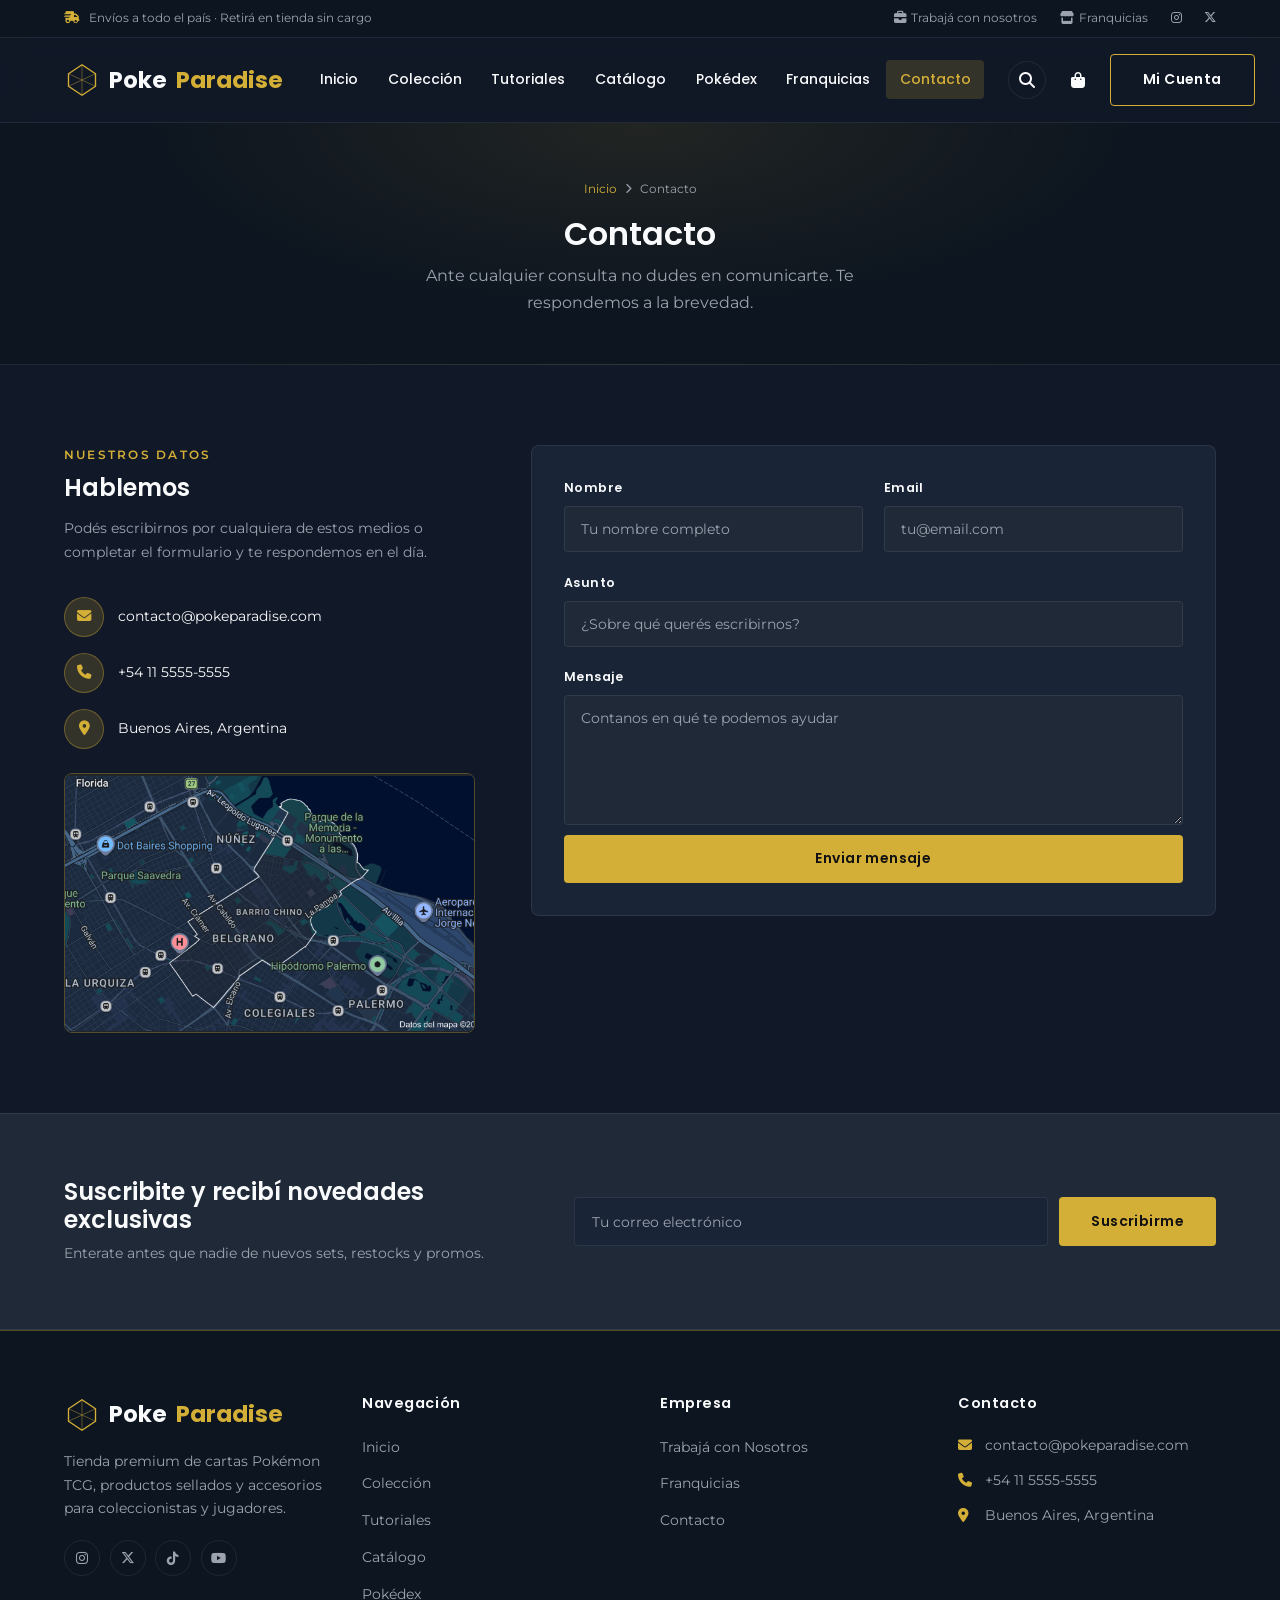
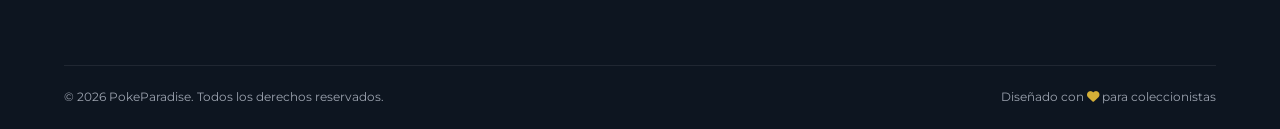
<file: contacto.html>
<!DOCTYPE html>
<html lang="es">
<head>
  <meta charset="UTF-8">
  <meta name="viewport" content="width=device-width, initial-scale=1.0">
  <title>Contacto | PokeParadise</title>
  <meta name="description" content="Contactate con PokeParadise.">
  <link rel="preconnect" href="https://fonts.googleapis.com">
  <link rel="preconnect" href="https://fonts.gstatic.com" crossorigin>
  <link rel="stylesheet" href="https://cdnjs.cloudflare.com/ajax/libs/font-awesome/6.5.1/css/all.min.css">
  <link rel="stylesheet" href="css/styles.css">
</head>
<body>
  <div class="top-bar">
    <div class="container">
      <p><i class="fa-solid fa-truck-fast" style="color:var(--gold);margin-right:.4rem;"></i> Envíos a todo el país · Retirá en tienda sin cargo</p>
      <div class="top-bar-links">
        <a href="trabaja-en-pkp.html"><i class="fa-solid fa-briefcase"></i> Trabajá con nosotros</a>
        <a href="franquicias.html"><i class="fa-solid fa-store"></i> Franquicias</a>
        <a href="#"><i class="fa-brands fa-instagram"></i></a>
        <a href="#"><i class="fa-brands fa-x-twitter"></i></a>
      </div>
    </div>
  </div>
  <header class="site-header">
    <div class="container header-inner">
      <a href="index.html" class="logo">
        <svg class="logo-gem" viewBox="0 0 40 40" fill="none" xmlns="http://www.w3.org/2000/svg">
          <path d="M20 3L35 13V27L20 37L5 27V13L20 3Z" stroke="#D4AF37" stroke-width="1.5" stroke-linejoin="round"/>
          <path d="M20 3V37M5 13L35 27M35 13L5 27" stroke="#D4AF37" stroke-width="1" stroke-opacity="0.45"/>
        </svg>
        Poke<span>Paradise</span>
      </a>
      <nav class="main-nav">
        <ul>
          <li><a href="index.html">Inicio</a></li>
          <li><a href="tienda.html">Colección</a></li>
          <li><a href="tutoriales.html">Tutoriales</a></li>
          <li><a href="menu-tienda.html">Catálogo</a></li>
          <li><a href="pokedex.html">Pokédex</a></li>
          <li><a href="franquicias.html">Franquicias</a></li>
          <li><a href="contacto.html" class="active">Contacto</a></li>
        </ul>
      </nav>
      <div class="header-actions">
        <a href="#" class="icon-btn" aria-label="Buscar"><i class="fa-solid fa-magnifying-glass"></i></a>
        <div class="cart-wrap">
          <button type="button" class="icon-btn cart-toggle" aria-label="Carrito"><i class="fa-solid fa-bag-shopping"></i><span class="cart-count" id="cartCount">0</span></button>
          <div class="cart-dropdown" id="cartDropdown">
            <div class="cart-dropdown-head">
              <h4>Tu carrito</h4>
              <button type="button" class="cart-close" id="cartClose" aria-label="Cerrar"><i class="fa-solid fa-xmark"></i></button>
            </div>
            <div class="cart-items" id="cartItems"></div>
            <div class="cart-empty" id="cartEmpty">Tu carrito está vacío.</div>
            <div class="cart-dropdown-foot">
              <div class="cart-total-row"><span>Total</span><span id="cartTotal">$0</span></div>
              <button type="button" class="btn btn-gold cart-clear" id="cartClear">Vaciar carrito</button>
            </div>
          </div>
        </div>
        <a href="#" class="btn btn-outline">Mi Cuenta</a>
        <div class="hamburger"><span></span><span></span><span></span></div>
      </div>
    </div>
  </header>
  <section class="page-banner">
    <div class="container">
            <div class="breadcrumb">
        <a href="index.html">Inicio</a>
        <i class="fa-solid fa-chevron-right" style="font-size:.65rem;"></i>
        <span>Contacto</span>
      </div>
      <h1>Contacto</h1>
      <p>Ante cualquier consulta no dudes en comunicarte. Te respondemos a la brevedad.</p>
    </div>
  </section>

  <section class="form-section">
    <div class="container">
      <div class="form-layout">
        <div class="form-aside">
          <span>Nuestros datos</span>
          <h2>Hablemos</h2>
          <p>Podés escribirnos por cualquiera de estos medios o completar el formulario y te respondemos en el día.</p>
                    <div class="info-row">
            <div class="info-icon"><i class="fa-solid fa-envelope"></i></div>
            <span>contacto@pokeparadise.com</span>
          </div>
                    <div class="info-row">
            <div class="info-icon"><i class="fa-solid fa-phone"></i></div>
            <span>+54 11 5555-5555</span>
          </div>
                    <div class="info-row">
            <div class="info-icon"><i class="fa-solid fa-location-dot"></i></div>
            <span>Buenos Aires, Argentina</span>
          </div>
          <img src="img/ba-mapa.png" alt="Buenos Aires, Argentina" class="aside-img aside-img-map">
        </div>
        <div class="form-card">
          <form>
            <div class="form-grid">
              <div class="f-field"><label for="nombre">Nombre</label><input type="text" id="nombre" placeholder="Tu nombre completo"></div>
              <div class="f-field"><label for="email">Email</label><input type="email" id="email" placeholder="tu@email.com"></div>
              <div class="f-field full"><label for="asunto">Asunto</label><input type="text" id="asunto" placeholder="¿Sobre qué querés escribirnos?"></div>
              <div class="f-field full"><label for="mensaje">Mensaje</label><textarea id="mensaje" placeholder="Contanos en qué te podemos ayudar"></textarea></div>
            </div>
            <button type="submit" class="btn btn-gold">Enviar mensaje</button>
          </form>
        </div>
      </div>
    </div>
  </section>
  <section class="newsletter">
    <div class="container newsletter-inner">
      <div class="newsletter-text">
        <h3>Suscribite y recibí novedades exclusivas</h3>
        <p>Enterate antes que nadie de nuevos sets, restocks y promos.</p>
      </div>
      <form class="newsletter-form">
        <input type="email" placeholder="Tu correo electrónico">
        <button type="submit" class="btn btn-gold">Suscribirme</button>
      </form>
    </div>
  </section>
  <footer class="site-footer">
    <div class="container">
      <div class="footer-grid">
        <div class="footer-col">
          <a href="index.html" class="logo">
            <svg class="logo-gem" viewBox="0 0 40 40" fill="none" xmlns="http://www.w3.org/2000/svg">
          <path d="M20 3L35 13V27L20 37L5 27V13L20 3Z" stroke="#D4AF37" stroke-width="1.5" stroke-linejoin="round"/>
          <path d="M20 3V37M5 13L35 27M35 13L5 27" stroke="#D4AF37" stroke-width="1" stroke-opacity="0.45"/>
        </svg>
            Poke<span>Paradise</span>
          </a>
          <p>Tienda premium de cartas Pokémon TCG, productos sellados y accesorios para coleccionistas y jugadores.</p>
          <div class="social-row">
            <a href="#" aria-label="Instagram"><i class="fa-brands fa-instagram"></i></a>
            <a href="#" aria-label="X"><i class="fa-brands fa-x-twitter"></i></a>
            <a href="#" aria-label="TikTok"><i class="fa-brands fa-tiktok"></i></a>
            <a href="#" aria-label="YouTube"><i class="fa-brands fa-youtube"></i></a>
          </div>
        </div>
        <div class="footer-col">
          <h4>Navegación</h4>
          <ul>
            <li><a href="index.html">Inicio</a></li>
            <li><a href="tienda.html">Colección</a></li>
            <li><a href="tutoriales.html">Tutoriales</a></li>
            <li><a href="menu-tienda.html">Catálogo</a></li>
            <li><a href="pokedex.html">Pokédex</a></li>
          </ul>
        </div>
        <div class="footer-col">
          <h4>Empresa</h4>
          <ul>
            <li><a href="trabaja-en-pkp.html">Trabajá con Nosotros</a></li>
            <li><a href="franquicias.html">Franquicias</a></li>
            <li><a href="contacto.html">Contacto</a></li>
          </ul>
        </div>
        <div class="footer-col">
          <h4>Contacto</h4>
          <div class="contact-item"><i class="fa-solid fa-envelope"></i> contacto@pokeparadise.com</div>
          <div class="contact-item"><i class="fa-solid fa-phone"></i> +54 11 5555-5555</div>
          <div class="contact-item"><i class="fa-solid fa-location-dot"></i> Buenos Aires, Argentina</div>
        </div>
      </div>
      <div class="footer-bottom">
        <p>&copy; 2026 PokeParadise. Todos los derechos reservados.</p>
        <p>Diseñado con <i class="fa-solid fa-heart" style="color:var(--gold);"></i> para coleccionistas</p>
      </div>
    </div>
  </footer>
  <div id="ppToast" class="pp-toast"></div>
  <script src="js/cart.js"></script>
  <script src="js/scripts.js"></script>
</body>
</html>
</file>
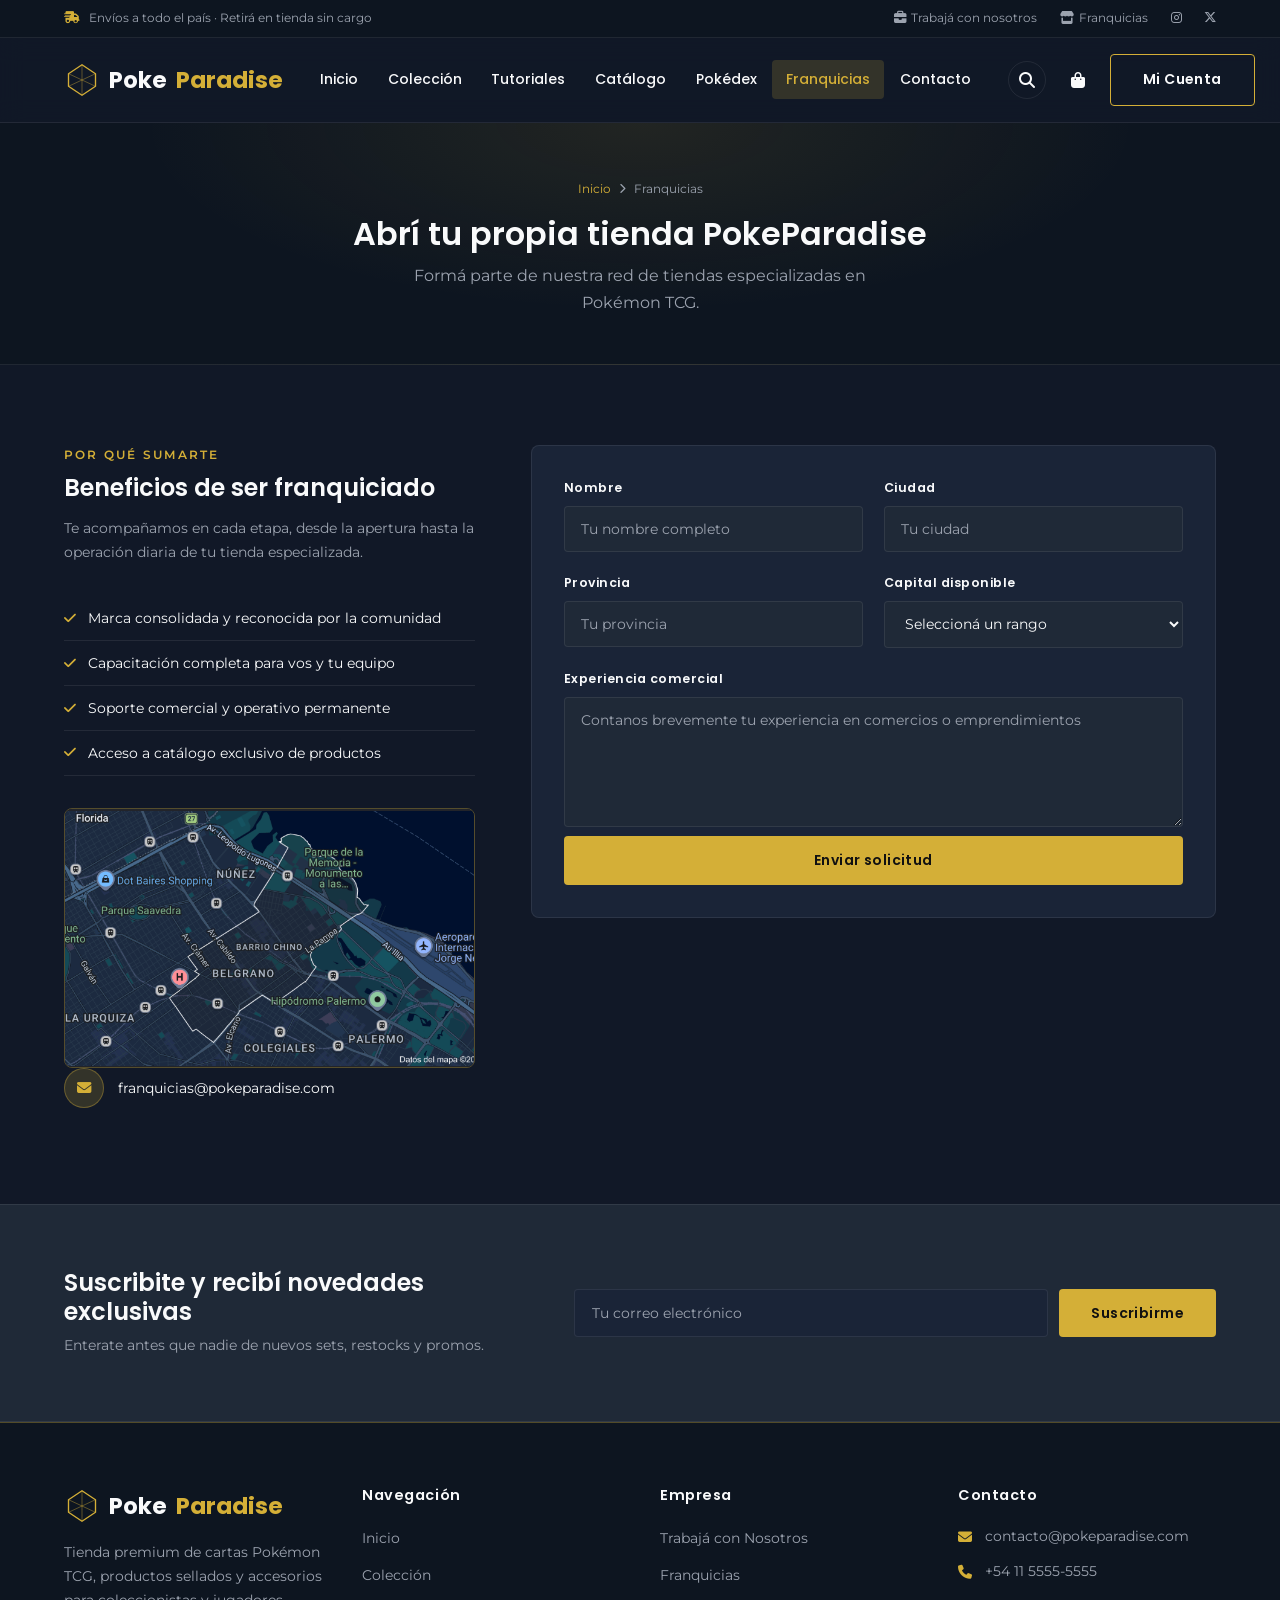
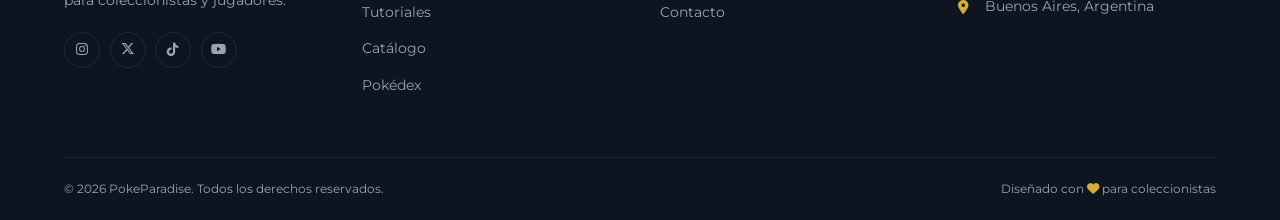
<file: franquicias.html>
<!DOCTYPE html>
<html lang="es">
<head>
  <meta charset="UTF-8">
  <meta name="viewport" content="width=device-width, initial-scale=1.0">
  <title>Franquicias | PokeParadise</title>
  <meta name="description" content="Abrí tu propia tienda PokeParadise.">
  <link rel="preconnect" href="https://fonts.googleapis.com">
  <link rel="preconnect" href="https://fonts.gstatic.com" crossorigin>
  <link rel="stylesheet" href="https://cdnjs.cloudflare.com/ajax/libs/font-awesome/6.5.1/css/all.min.css">
  <link rel="stylesheet" href="css/styles.css">
</head>
<body>
  <div class="top-bar">
    <div class="container">
      <p><i class="fa-solid fa-truck-fast" style="color:var(--gold);margin-right:.4rem;"></i> Envíos a todo el país · Retirá en tienda sin cargo</p>
      <div class="top-bar-links">
        <a href="trabaja-en-pkp.html"><i class="fa-solid fa-briefcase"></i> Trabajá con nosotros</a>
        <a href="franquicias.html"><i class="fa-solid fa-store"></i> Franquicias</a>
        <a href="#"><i class="fa-brands fa-instagram"></i></a>
        <a href="#"><i class="fa-brands fa-x-twitter"></i></a>
      </div>
    </div>
  </div>
  <header class="site-header">
    <div class="container header-inner">
      <a href="index.html" class="logo">
        <svg class="logo-gem" viewBox="0 0 40 40" fill="none" xmlns="http://www.w3.org/2000/svg">
          <path d="M20 3L35 13V27L20 37L5 27V13L20 3Z" stroke="#D4AF37" stroke-width="1.5" stroke-linejoin="round"/>
          <path d="M20 3V37M5 13L35 27M35 13L5 27" stroke="#D4AF37" stroke-width="1" stroke-opacity="0.45"/>
        </svg>
        Poke<span>Paradise</span>
      </a>
      <nav class="main-nav">
        <ul>
          <li><a href="index.html">Inicio</a></li>
          <li><a href="tienda.html">Colección</a></li>
          <li><a href="tutoriales.html">Tutoriales</a></li>
          <li><a href="menu-tienda.html">Catálogo</a></li>
          <li><a href="pokedex.html">Pokédex</a></li>
          <li><a href="franquicias.html" class="active">Franquicias</a></li>
          <li><a href="contacto.html">Contacto</a></li>
        </ul>
      </nav>
      <div class="header-actions">
        <a href="#" class="icon-btn" aria-label="Buscar"><i class="fa-solid fa-magnifying-glass"></i></a>
        <div class="cart-wrap">
          <button type="button" class="icon-btn cart-toggle" aria-label="Carrito"><i class="fa-solid fa-bag-shopping"></i><span class="cart-count" id="cartCount">0</span></button>
          <div class="cart-dropdown" id="cartDropdown">
            <div class="cart-dropdown-head">
              <h4>Tu carrito</h4>
              <button type="button" class="cart-close" id="cartClose" aria-label="Cerrar"><i class="fa-solid fa-xmark"></i></button>
            </div>
            <div class="cart-items" id="cartItems"></div>
            <div class="cart-empty" id="cartEmpty">Tu carrito está vacío.</div>
            <div class="cart-dropdown-foot">
              <div class="cart-total-row"><span>Total</span><span id="cartTotal">$0</span></div>
              <button type="button" class="btn btn-gold cart-clear" id="cartClear">Vaciar carrito</button>
            </div>
          </div>
        </div>
        <a href="#" class="btn btn-outline">Mi Cuenta</a>
        <div class="hamburger"><span></span><span></span><span></span></div>
      </div>
    </div>
  </header>
  <section class="page-banner">
    <div class="container">
            <div class="breadcrumb">
        <a href="index.html">Inicio</a>
        <i class="fa-solid fa-chevron-right" style="font-size:.65rem;"></i>
        <span>Franquicias</span>
      </div>
      <h1>Abrí tu propia tienda PokeParadise</h1>
      <p>Formá parte de nuestra red de tiendas especializadas en Pokémon TCG.</p>
    </div>
  </section>

  <section class="form-section">
    <div class="container">
      <div class="form-layout">
        <div class="form-aside">
          <span>Por qué sumarte</span>
          <h2>Beneficios de ser franquiciado</h2>
          <p>Te acompañamos en cada etapa, desde la apertura hasta la operación diaria de tu tienda especializada.</p>
          <ul class="benefit-list">
            <li><i class="fa-solid fa-check"></i> Marca consolidada y reconocida por la comunidad</li>
            <li><i class="fa-solid fa-check"></i> Capacitación completa para vos y tu equipo</li>
            <li><i class="fa-solid fa-check"></i> Soporte comercial y operativo permanente</li>
            <li><i class="fa-solid fa-check"></i> Acceso a catálogo exclusivo de productos</li>
          </ul>
          <img src="img/ba-mapa.png" alt="Franquicias PokeParadise — Buenos Aires" class="aside-img aside-img-map">
                    <div class="info-row">
            <div class="info-icon"><i class="fa-solid fa-envelope"></i></div>
            <span>franquicias@pokeparadise.com</span>
          </div>
        </div>
        <div class="form-card">
          <form>
            <div class="form-grid">
              <div class="f-field"><label for="nombre">Nombre</label><input type="text" id="nombre" placeholder="Tu nombre completo"></div>
              <div class="f-field"><label for="ciudad">Ciudad</label><input type="text" id="ciudad" placeholder="Tu ciudad"></div>
              <div class="f-field"><label for="provincia">Provincia</label><input type="text" id="provincia" placeholder="Tu provincia"></div>
              <div class="f-field">
                <label for="capital">Capital disponible</label>
                <select id="capital"><option value="">Seleccioná un rango</option><option>Hasta $10.000.000</option><option>$10.000.000 – $25.000.000</option><option>Más de $25.000.000</option></select>
              </div>
              <div class="f-field full"><label for="expcom">Experiencia comercial</label><textarea id="expcom" placeholder="Contanos brevemente tu experiencia en comercios o emprendimientos"></textarea></div>
            </div>
            <button type="submit" class="btn btn-gold">Enviar solicitud</button>
          </form>
        </div>
      </div>
    </div>
  </section>
  <section class="newsletter">
    <div class="container newsletter-inner">
      <div class="newsletter-text">
        <h3>Suscribite y recibí novedades exclusivas</h3>
        <p>Enterate antes que nadie de nuevos sets, restocks y promos.</p>
      </div>
      <form class="newsletter-form">
        <input type="email" placeholder="Tu correo electrónico">
        <button type="submit" class="btn btn-gold">Suscribirme</button>
      </form>
    </div>
  </section>
  <footer class="site-footer">
    <div class="container">
      <div class="footer-grid">
        <div class="footer-col">
          <a href="index.html" class="logo">
            <svg class="logo-gem" viewBox="0 0 40 40" fill="none" xmlns="http://www.w3.org/2000/svg">
          <path d="M20 3L35 13V27L20 37L5 27V13L20 3Z" stroke="#D4AF37" stroke-width="1.5" stroke-linejoin="round"/>
          <path d="M20 3V37M5 13L35 27M35 13L5 27" stroke="#D4AF37" stroke-width="1" stroke-opacity="0.45"/>
        </svg>
            Poke<span>Paradise</span>
          </a>
          <p>Tienda premium de cartas Pokémon TCG, productos sellados y accesorios para coleccionistas y jugadores.</p>
          <div class="social-row">
            <a href="#" aria-label="Instagram"><i class="fa-brands fa-instagram"></i></a>
            <a href="#" aria-label="X"><i class="fa-brands fa-x-twitter"></i></a>
            <a href="#" aria-label="TikTok"><i class="fa-brands fa-tiktok"></i></a>
            <a href="#" aria-label="YouTube"><i class="fa-brands fa-youtube"></i></a>
          </div>
        </div>
        <div class="footer-col">
          <h4>Navegación</h4>
          <ul>
            <li><a href="index.html">Inicio</a></li>
            <li><a href="tienda.html">Colección</a></li>
            <li><a href="tutoriales.html">Tutoriales</a></li>
            <li><a href="menu-tienda.html">Catálogo</a></li>
            <li><a href="pokedex.html">Pokédex</a></li>
          </ul>
        </div>
        <div class="footer-col">
          <h4>Empresa</h4>
          <ul>
            <li><a href="trabaja-en-pkp.html">Trabajá con Nosotros</a></li>
            <li><a href="franquicias.html">Franquicias</a></li>
            <li><a href="contacto.html">Contacto</a></li>
          </ul>
        </div>
        <div class="footer-col">
          <h4>Contacto</h4>
          <div class="contact-item"><i class="fa-solid fa-envelope"></i> contacto@pokeparadise.com</div>
          <div class="contact-item"><i class="fa-solid fa-phone"></i> +54 11 5555-5555</div>
          <div class="contact-item"><i class="fa-solid fa-location-dot"></i> Buenos Aires, Argentina</div>
        </div>
      </div>
      <div class="footer-bottom">
        <p>&copy; 2026 PokeParadise. Todos los derechos reservados.</p>
        <p>Diseñado con <i class="fa-solid fa-heart" style="color:var(--gold);"></i> para coleccionistas</p>
      </div>
    </div>
  </footer>
  <div id="ppToast" class="pp-toast"></div>
  <script src="js/cart.js"></script>
  <script src="js/scripts.js"></script>
</body>
</html>
</file>
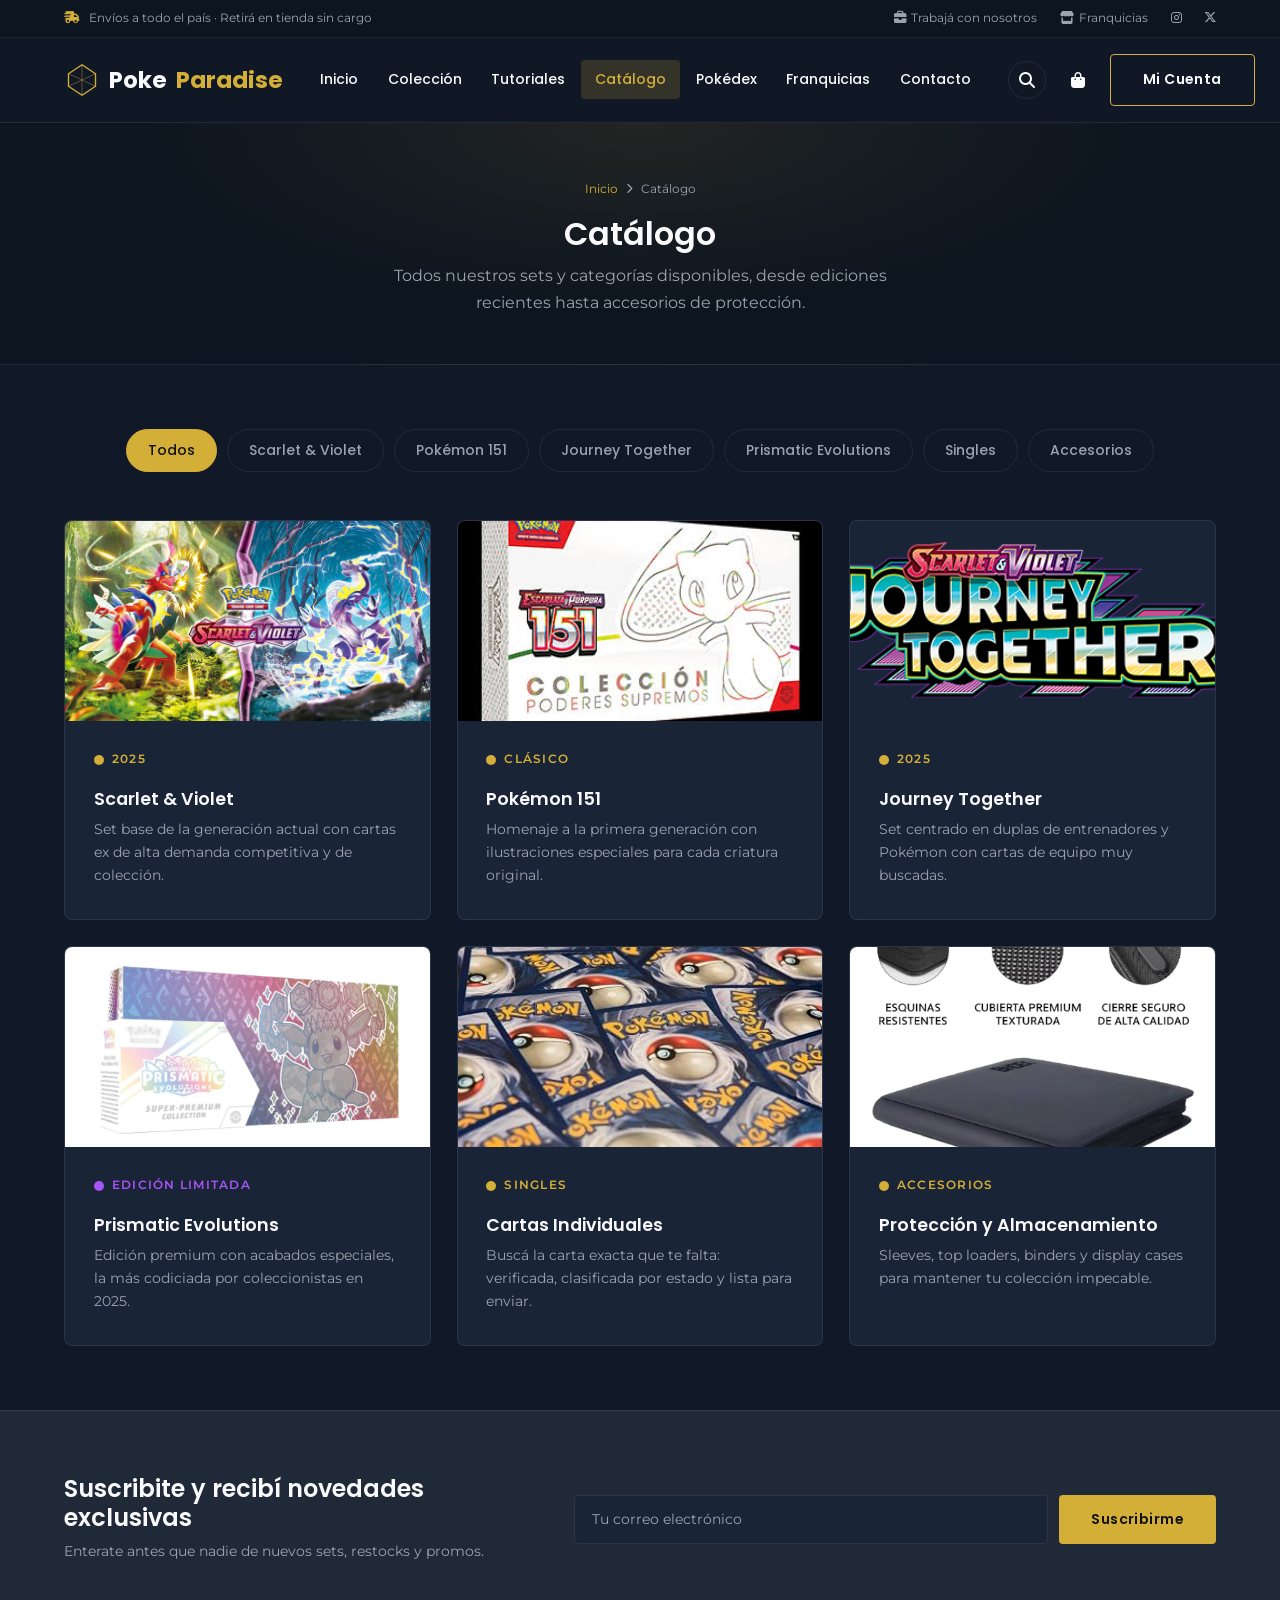
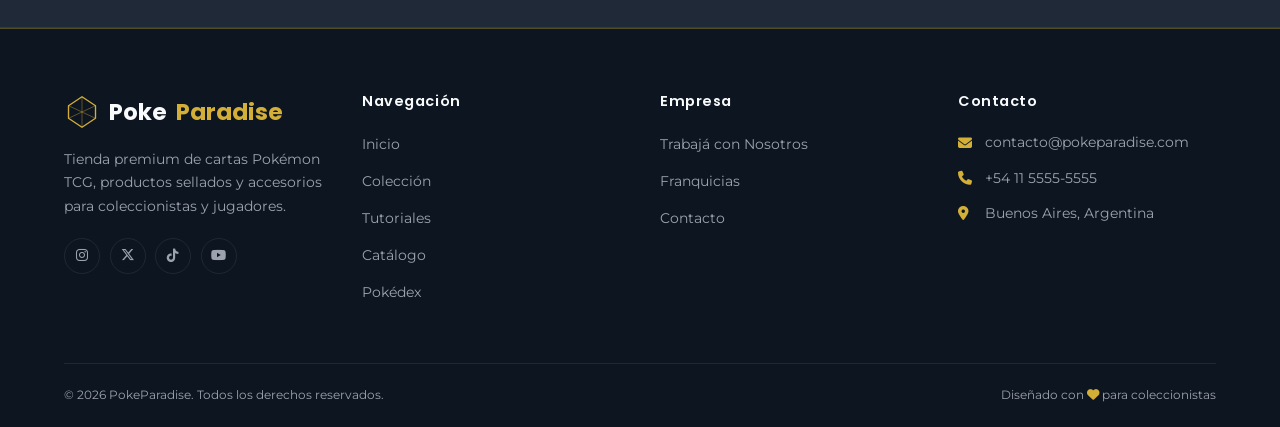
<file: menu-tienda.html>
<!DOCTYPE html>
<html lang="es">
<head>
  <meta charset="UTF-8">
  <meta name="viewport" content="width=device-width, initial-scale=1.0">
  <title>Catálogo | PokeParadise</title>
  <meta name="description" content="Todos nuestros sets y categorías disponibles.">
  <link rel="preconnect" href="https://fonts.googleapis.com">
  <link rel="preconnect" href="https://fonts.gstatic.com" crossorigin>
  <link rel="stylesheet" href="https://cdnjs.cloudflare.com/ajax/libs/font-awesome/6.5.1/css/all.min.css">
  <link rel="stylesheet" href="css/styles.css">
</head>
<body>
  <div class="top-bar">
    <div class="container">
      <p><i class="fa-solid fa-truck-fast" style="color:var(--gold);margin-right:.4rem;"></i> Envíos a todo el país · Retirá en tienda sin cargo</p>
      <div class="top-bar-links">
        <a href="trabaja-en-pkp.html"><i class="fa-solid fa-briefcase"></i> Trabajá con nosotros</a>
        <a href="franquicias.html"><i class="fa-solid fa-store"></i> Franquicias</a>
        <a href="#"><i class="fa-brands fa-instagram"></i></a>
        <a href="#"><i class="fa-brands fa-x-twitter"></i></a>
      </div>
    </div>
  </div>
  <header class="site-header">
    <div class="container header-inner">
      <a href="index.html" class="logo">
        <svg class="logo-gem" viewBox="0 0 40 40" fill="none" xmlns="http://www.w3.org/2000/svg">
          <path d="M20 3L35 13V27L20 37L5 27V13L20 3Z" stroke="#D4AF37" stroke-width="1.5" stroke-linejoin="round"/>
          <path d="M20 3V37M5 13L35 27M35 13L5 27" stroke="#D4AF37" stroke-width="1" stroke-opacity="0.45"/>
        </svg>
        Poke<span>Paradise</span>
      </a>
      <nav class="main-nav">
        <ul>
          <li><a href="index.html">Inicio</a></li>
          <li><a href="tienda.html">Colección</a></li>
          <li><a href="tutoriales.html">Tutoriales</a></li>
          <li><a href="menu-tienda.html" class="active">Catálogo</a></li>
          <li><a href="pokedex.html">Pokédex</a></li>
          <li><a href="franquicias.html">Franquicias</a></li>
          <li><a href="contacto.html">Contacto</a></li>
        </ul>
      </nav>
      <div class="header-actions">
        <a href="#" class="icon-btn" aria-label="Buscar"><i class="fa-solid fa-magnifying-glass"></i></a>
        <div class="cart-wrap">
          <button type="button" class="icon-btn cart-toggle" aria-label="Carrito"><i class="fa-solid fa-bag-shopping"></i><span class="cart-count" id="cartCount">0</span></button>
          <div class="cart-dropdown" id="cartDropdown">
            <div class="cart-dropdown-head">
              <h4>Tu carrito</h4>
              <button type="button" class="cart-close" id="cartClose" aria-label="Cerrar"><i class="fa-solid fa-xmark"></i></button>
            </div>
            <div class="cart-items" id="cartItems"></div>
            <div class="cart-empty" id="cartEmpty">Tu carrito está vacío.</div>
            <div class="cart-dropdown-foot">
              <div class="cart-total-row"><span>Total</span><span id="cartTotal">$0</span></div>
              <button type="button" class="btn btn-gold cart-clear" id="cartClear">Vaciar carrito</button>
            </div>
          </div>
        </div>
        <a href="#" class="btn btn-outline">Mi Cuenta</a>
        <div class="hamburger"><span></span><span></span><span></span></div>
      </div>
    </div>
  </header>
  <section class="page-banner">
    <div class="container">
            <div class="breadcrumb">
        <a href="index.html">Inicio</a>
        <i class="fa-solid fa-chevron-right" style="font-size:.65rem;"></i>
        <span>Catálogo</span>
      </div>
      <h1>Catálogo</h1>
      <p>Todos nuestros sets y categorías disponibles, desde ediciones recientes hasta accesorios de protección.</p>
    </div>
  </section>

  <section style="padding:4rem 0; background:var(--bg);">
    <div class="container">
      <ul class="cat-tabs">
        <li><a href="#" class="active" data-filter="all">Todos</a></li>
        <li><a href="#" data-filter="sv">Scarlet &amp; Violet</a></li>
        <li><a href="#" data-filter="151">Pokémon 151</a></li>
        <li><a href="#" data-filter="jt">Journey Together</a></li>
        <li><a href="#" data-filter="pe">Prismatic Evolutions</a></li>
        <li><a href="#" data-filter="singles">Singles</a></li>
        <li><a href="#" data-filter="acc">Accesorios</a></li>
      </ul>

      <div class="sets-grid" id="setsGrid">

        <div class="set-card" data-category="sv">
          <img src="img/scarlet-violet.jpg" alt="Scarlet and Violet" class="set-img">
          <div class="set-card-body">
            <div class="set-badge"><span class="dot"></span><span>2025</span></div>
            <h3>Scarlet &amp; Violet</h3>
            <p>Set base de la generación actual con cartas ex de alta demanda competitiva y de colección.</p>
          </div>
        </div>

        <div class="set-card" data-category="151">
          <img src="img/pokemon-151.jpg" alt="Pokémon 151" class="set-img">
          <div class="set-card-body">
            <div class="set-badge"><span class="dot"></span><span>Clásico</span></div>
            <h3>Pokémon 151</h3>
            <p>Homenaje a la primera generación con ilustraciones especiales para cada criatura original.</p>
          </div>
        </div>

        <div class="set-card" data-category="jt">
          <img src="img/journey-together.png" alt="Journey Together" class="set-img">
          <div class="set-card-body">
            <div class="set-badge"><span class="dot"></span><span>2025</span></div>
            <h3>Journey Together</h3>
            <p>Set centrado en duplas de entrenadores y Pokémon con cartas de equipo muy buscadas.</p>
          </div>
        </div>

        <div class="set-card" data-category="pe">
          <img src="img/prismatic-evolutions.png" alt="Prismatic Evolutions" class="set-img">
          <div class="set-card-body">
            <div class="set-badge"><span class="dot" style="background:#a855f7;"></span><span style="color:#a855f7;">Edición Limitada</span></div>
            <h3>Prismatic Evolutions</h3>
            <p>Edición premium con acabados especiales, la más codiciada por coleccionistas en 2025.</p>
          </div>
        </div>

        <div class="set-card" data-category="singles">
          <img src="img/cartas-singles.jpg" alt="Cartas Singles" class="set-img">
          <div class="set-card-body">
            <div class="set-badge"><span class="dot"></span><span>Singles</span></div>
            <h3>Cartas Individuales</h3>
            <p>Buscá la carta exacta que te falta: verificada, clasificada por estado y lista para enviar.</p>
          </div>
        </div>

        <div class="set-card" data-category="acc">
          <img src="img/pokemon-binder.png" alt="Accesorios" class="set-img">
          <div class="set-card-body">
            <div class="set-badge"><span class="dot"></span><span>Accesorios</span></div>
            <h3>Protección y Almacenamiento</h3>
            <p>Sleeves, top loaders, binders y display cases para mantener tu colección impecable.</p>
          </div>
        </div>

      </div>
    </div>
  </section>
  <section class="newsletter">
    <div class="container newsletter-inner">
      <div class="newsletter-text">
        <h3>Suscribite y recibí novedades exclusivas</h3>
        <p>Enterate antes que nadie de nuevos sets, restocks y promos.</p>
      </div>
      <form class="newsletter-form">
        <input type="email" placeholder="Tu correo electrónico">
        <button type="submit" class="btn btn-gold">Suscribirme</button>
      </form>
    </div>
  </section>
  <footer class="site-footer">
    <div class="container">
      <div class="footer-grid">
        <div class="footer-col">
          <a href="index.html" class="logo">
            <svg class="logo-gem" viewBox="0 0 40 40" fill="none" xmlns="http://www.w3.org/2000/svg">
          <path d="M20 3L35 13V27L20 37L5 27V13L20 3Z" stroke="#D4AF37" stroke-width="1.5" stroke-linejoin="round"/>
          <path d="M20 3V37M5 13L35 27M35 13L5 27" stroke="#D4AF37" stroke-width="1" stroke-opacity="0.45"/>
        </svg>
            Poke<span>Paradise</span>
          </a>
          <p>Tienda premium de cartas Pokémon TCG, productos sellados y accesorios para coleccionistas y jugadores.</p>
          <div class="social-row">
            <a href="#" aria-label="Instagram"><i class="fa-brands fa-instagram"></i></a>
            <a href="#" aria-label="X"><i class="fa-brands fa-x-twitter"></i></a>
            <a href="#" aria-label="TikTok"><i class="fa-brands fa-tiktok"></i></a>
            <a href="#" aria-label="YouTube"><i class="fa-brands fa-youtube"></i></a>
          </div>
        </div>
        <div class="footer-col">
          <h4>Navegación</h4>
          <ul>
            <li><a href="index.html">Inicio</a></li>
            <li><a href="tienda.html">Colección</a></li>
            <li><a href="tutoriales.html">Tutoriales</a></li>
            <li><a href="menu-tienda.html">Catálogo</a></li>
            <li><a href="pokedex.html">Pokédex</a></li>
          </ul>
        </div>
        <div class="footer-col">
          <h4>Empresa</h4>
          <ul>
            <li><a href="trabaja-en-pkp.html">Trabajá con Nosotros</a></li>
            <li><a href="franquicias.html">Franquicias</a></li>
            <li><a href="contacto.html">Contacto</a></li>
          </ul>
        </div>
        <div class="footer-col">
          <h4>Contacto</h4>
          <div class="contact-item"><i class="fa-solid fa-envelope"></i> contacto@pokeparadise.com</div>
          <div class="contact-item"><i class="fa-solid fa-phone"></i> +54 11 5555-5555</div>
          <div class="contact-item"><i class="fa-solid fa-location-dot"></i> Buenos Aires, Argentina</div>
        </div>
      </div>
      <div class="footer-bottom">
        <p>&copy; 2026 PokeParadise. Todos los derechos reservados.</p>
        <p>Diseñado con <i class="fa-solid fa-heart" style="color:var(--gold);"></i> para coleccionistas</p>
      </div>
    </div>
  </footer>
  <script>
    document.querySelectorAll(".cat-tabs a").forEach(function(tab) {
      tab.addEventListener("click", function(e) {
        e.preventDefault();
        document.querySelectorAll(".cat-tabs a").forEach(function(t) { t.classList.remove("active"); });
        tab.classList.add("active");
        var filter = tab.getAttribute("data-filter");
        document.querySelectorAll(".set-card").forEach(function(card) {
          if (filter === "all" || card.getAttribute("data-category") === filter) {
            card.style.display = "";
          } else {
            card.style.display = "none";
          }
        });
      });
    });
  </script>
  <div id="ppToast" class="pp-toast"></div>
  <script src="js/cart.js"></script>
  <script src="js/scripts.js"></script>
</body>
</html>
</file>
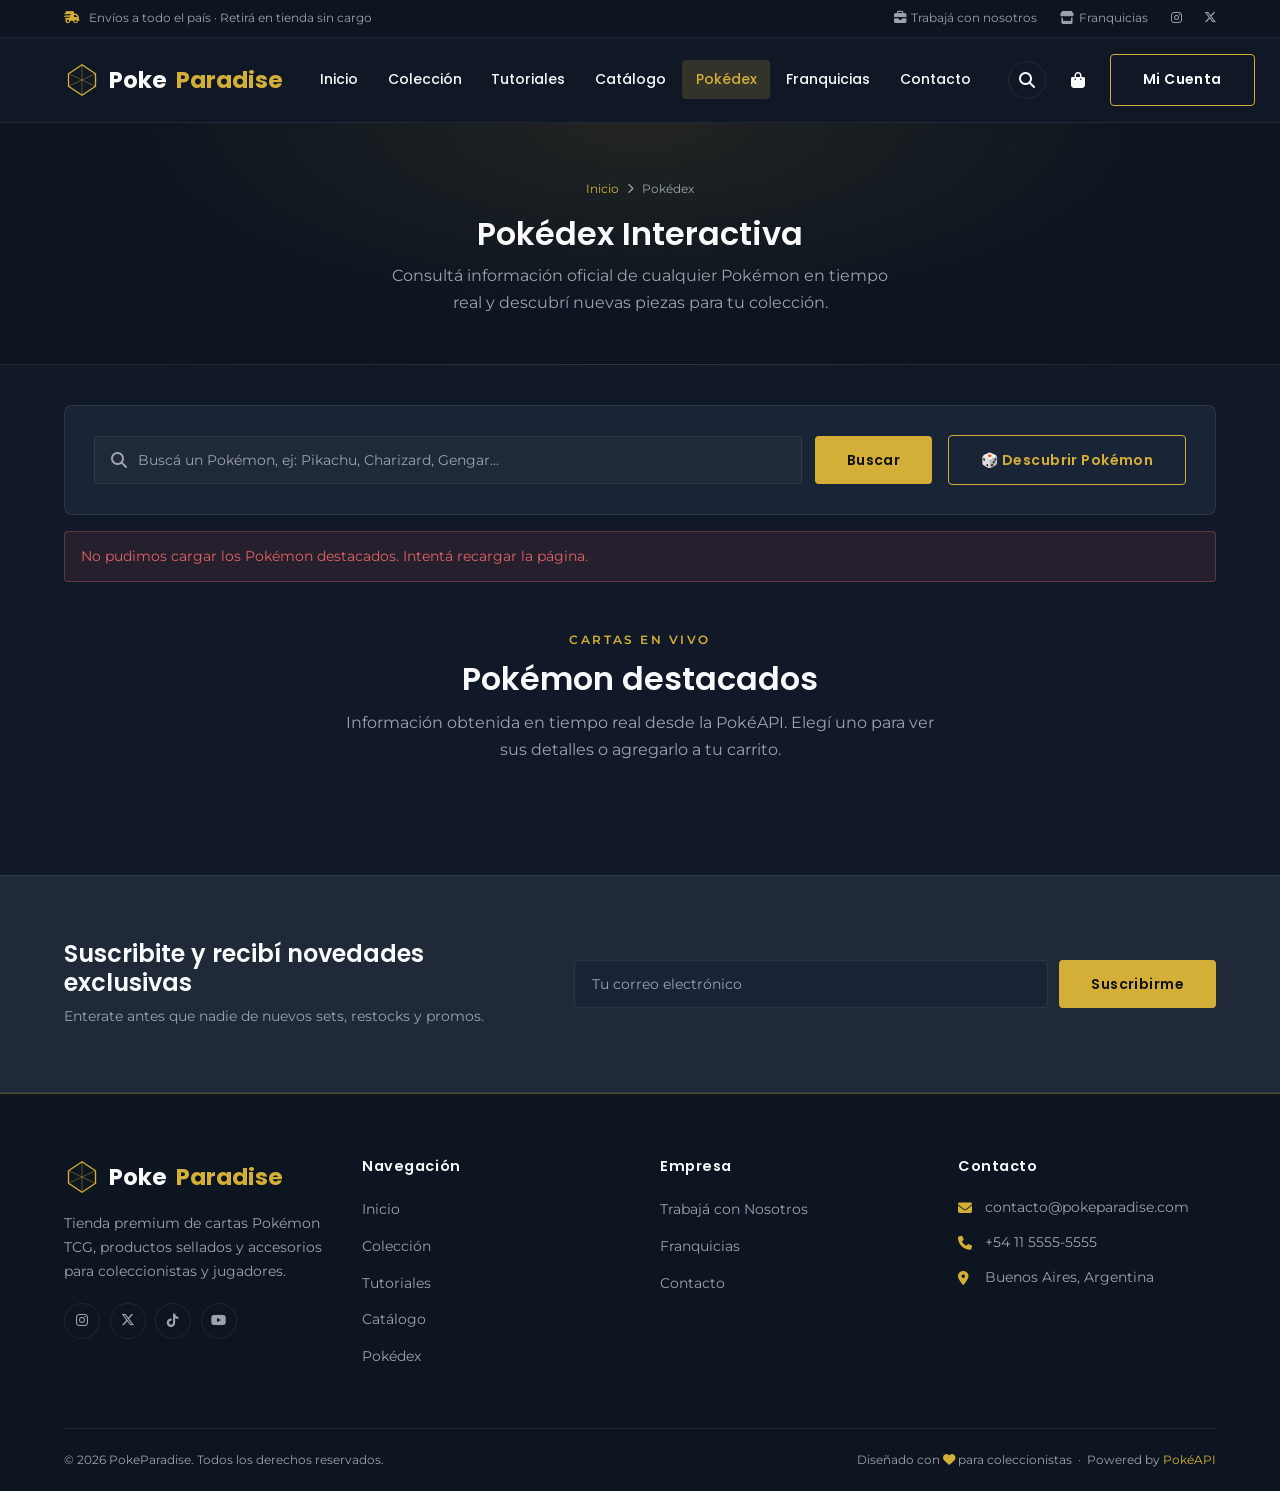
<file: pokedex.html>
<!DOCTYPE html>
<html lang="es">
<head>
  <meta charset="UTF-8">
  <meta name="viewport" content="width=device-width, initial-scale=1.0">
  <title>Pokédex Interactiva | PokeParadise</title>
  <meta name="description" content="Consultá información oficial de cualquier Pokémon en tiempo real con la Pokédex Interactiva de PokeParadise.">
  <link rel="preconnect" href="https://fonts.googleapis.com">
  <link rel="preconnect" href="https://fonts.gstatic.com" crossorigin>
  <link rel="stylesheet" href="https://cdnjs.cloudflare.com/ajax/libs/font-awesome/6.5.1/css/all.min.css">
  <link rel="stylesheet" href="css/styles.css">
</head>
<body>
  <div class="top-bar">
    <div class="container">
      <p><i class="fa-solid fa-truck-fast" style="color:var(--gold);margin-right:.4rem;"></i> Envíos a todo el país · Retirá en tienda sin cargo</p>
      <div class="top-bar-links">
        <a href="trabaja-en-pkp.html"><i class="fa-solid fa-briefcase"></i> Trabajá con nosotros</a>
        <a href="franquicias.html"><i class="fa-solid fa-store"></i> Franquicias</a>
        <a href="#"><i class="fa-brands fa-instagram"></i></a>
        <a href="#"><i class="fa-brands fa-x-twitter"></i></a>
      </div>
    </div>
  </div>
  <header class="site-header">
    <div class="container header-inner">
      <a href="index.html" class="logo">
        <svg class="logo-gem" viewBox="0 0 40 40" fill="none" xmlns="http://www.w3.org/2000/svg">
          <path d="M20 3L35 13V27L20 37L5 27V13L20 3Z" stroke="#D4AF37" stroke-width="1.5" stroke-linejoin="round"/>
          <path d="M20 3V37M5 13L35 27M35 13L5 27" stroke="#D4AF37" stroke-width="1" stroke-opacity="0.45"/>
        </svg>
        Poke<span>Paradise</span>
      </a>
      <nav class="main-nav">
        <ul>
          <li><a href="index.html">Inicio</a></li>
          <li><a href="tienda.html">Colección</a></li>
          <li><a href="tutoriales.html">Tutoriales</a></li>
          <li><a href="menu-tienda.html">Catálogo</a></li>
          <li><a href="pokedex.html" class="active">Pokédex</a></li>
          <li><a href="franquicias.html">Franquicias</a></li>
          <li><a href="contacto.html">Contacto</a></li>
        </ul>
      </nav>
      <div class="header-actions">
        <a href="#" class="icon-btn" aria-label="Buscar"><i class="fa-solid fa-magnifying-glass"></i></a>
        <div class="cart-wrap">
          <button type="button" class="icon-btn cart-toggle" aria-label="Carrito"><i class="fa-solid fa-bag-shopping"></i><span class="cart-count" id="cartCount">0</span></button>
          <div class="cart-dropdown" id="cartDropdown">
            <div class="cart-dropdown-head">
              <h4>Tu carrito</h4>
              <button type="button" class="cart-close" id="cartClose" aria-label="Cerrar"><i class="fa-solid fa-xmark"></i></button>
            </div>
            <div class="cart-items" id="cartItems"></div>
            <div class="cart-empty" id="cartEmpty">Tu carrito está vacío.</div>
            <div class="cart-dropdown-foot">
              <div class="cart-total-row"><span>Total</span><span id="cartTotal">$0</span></div>
              <button type="button" class="btn btn-gold cart-clear" id="cartClear">Vaciar carrito</button>
            </div>
          </div>
        </div>
        <a href="#" class="btn btn-outline">Mi Cuenta</a>
        <div class="hamburger"><span></span><span></span><span></span></div>
      </div>
    </div>
  </header>

  <section class="page-banner">
    <div class="container">
      <div class="breadcrumb">
        <a href="index.html">Inicio</a>
        <i class="fa-solid fa-chevron-right" style="font-size:.65rem;"></i>
        <span>Pokédex</span>
      </div>
      <h1>Pokédex Interactiva</h1>
      <p>Consultá información oficial de cualquier Pokémon en tiempo real y descubrí nuevas piezas para tu colección.</p>
    </div>
  </section>

  <!-- BUSCADOR -->
  <section class="pokedex-search-section">
    <div class="container">
      <div class="pokedex-search-card">
        <form id="pokedexForm" class="pokedex-form">
          <div class="pokedex-input-wrap" style="position:relative;">
            <i class="fa-solid fa-magnifying-glass"></i>
            <input type="text" id="pokedexInput" placeholder="Buscá un Pokémon, ej: Pikachu, Charizard, Gengar..." autocomplete="off">
            <ul class="ac-list" id="pokedexAutocomplete" style="display:none;"></ul>
          </div>
          <button type="submit" class="btn btn-gold">Buscar</button>
        </form>
        <button type="button" id="pokedexRandomBtn" class="btn btn-outline pokedex-random-btn">
          🎲 Descubrir Pokémon
        </button>
      </div>
      <p id="pokedexError" class="pokedex-error" style="display:none;"></p>
    </div>
  </section>

  <!-- FAVORITOS -->
  <section class="fav-section" id="favSection" style="display:none;">
    <div class="container">
      <div class="section-head" style="margin-bottom:1.2rem;">
        <span><i class="fa-solid fa-heart" style="color:var(--gold);margin-right:.3rem;"></i>Tus favoritos</span>
        <h2>Pokémon guardados</h2>
      </div>
      <div class="fav-grid" id="favGrid"></div>
    </div>
  </section>

  <!-- RESULTADOS -->
  <section class="pokedex-results-section" id="pokedexResults">
    <div class="container">
      <div class="section-head">
        <span>Cartas en vivo</span>
        <h2>Pokémon destacados</h2>
        <p>Información obtenida en tiempo real desde la PokéAPI. Elegí uno para ver sus detalles o agregarlo a tu carrito.</p>
      </div>

      <div class="pokedex-loading" id="pokedexLoading">
        <div class="spinner"></div>
        <p>Consultando la Pokédex...</p>
      </div>

      <div class="pokedex-grid" id="pokedexGrid"></div>
    </div>
  </section>

  <!-- MODAL DETALLE -->
  <div class="poke-modal" id="pokedexModal">
    <div class="poke-modal-box">
      <button type="button" class="poke-modal-close" id="pokedexModalClose" aria-label="Cerrar"><i class="fa-solid fa-xmark"></i></button>
      <div id="pokedexModalBody"></div>
    </div>
  </div>

  <section class="newsletter">
    <div class="container newsletter-inner">
      <div class="newsletter-text">
        <h3>Suscribite y recibí novedades exclusivas</h3>
        <p>Enterate antes que nadie de nuevos sets, restocks y promos.</p>
      </div>
      <form class="newsletter-form">
        <input type="email" placeholder="Tu correo electrónico">
        <button type="submit" class="btn btn-gold">Suscribirme</button>
      </form>
    </div>
  </section>

  <footer class="site-footer">
    <div class="container">
      <div class="footer-grid">
        <div class="footer-col">
          <a href="index.html" class="logo">
            <svg class="logo-gem" viewBox="0 0 40 40" fill="none" xmlns="http://www.w3.org/2000/svg">
          <path d="M20 3L35 13V27L20 37L5 27V13L20 3Z" stroke="#D4AF37" stroke-width="1.5" stroke-linejoin="round"/>
          <path d="M20 3V37M5 13L35 27M35 13L5 27" stroke="#D4AF37" stroke-width="1" stroke-opacity="0.45"/>
        </svg>
            Poke<span>Paradise</span>
          </a>
          <p>Tienda premium de cartas Pokémon TCG, productos sellados y accesorios para coleccionistas y jugadores.</p>
          <div class="social-row">
            <a href="#" aria-label="Instagram"><i class="fa-brands fa-instagram"></i></a>
            <a href="#" aria-label="X"><i class="fa-brands fa-x-twitter"></i></a>
            <a href="#" aria-label="TikTok"><i class="fa-brands fa-tiktok"></i></a>
            <a href="#" aria-label="YouTube"><i class="fa-brands fa-youtube"></i></a>
          </div>
        </div>
        <div class="footer-col">
          <h4>Navegación</h4>
          <ul>
            <li><a href="index.html">Inicio</a></li>
            <li><a href="tienda.html">Colección</a></li>
            <li><a href="tutoriales.html">Tutoriales</a></li>
            <li><a href="menu-tienda.html">Catálogo</a></li>
            <li><a href="pokedex.html">Pokédex</a></li>
          </ul>
        </div>
        <div class="footer-col">
          <h4>Empresa</h4>
          <ul>
            <li><a href="trabaja-en-pkp.html">Trabajá con Nosotros</a></li>
            <li><a href="franquicias.html">Franquicias</a></li>
            <li><a href="contacto.html">Contacto</a></li>
          </ul>
        </div>
        <div class="footer-col">
          <h4>Contacto</h4>
          <div class="contact-item"><i class="fa-solid fa-envelope"></i> contacto@pokeparadise.com</div>
          <div class="contact-item"><i class="fa-solid fa-phone"></i> +54 11 5555-5555</div>
          <div class="contact-item"><i class="fa-solid fa-location-dot"></i> Buenos Aires, Argentina</div>
        </div>
      </div>
      <div class="footer-bottom">
        <p>&copy; 2026 PokeParadise. Todos los derechos reservados.</p>
        <p>Diseñado con <i class="fa-solid fa-heart" style="color:var(--gold);"></i> para coleccionistas &nbsp;·&nbsp; Powered by <a href="https://pokeapi.co/" target="_blank" rel="noopener" style="color:var(--gold);text-decoration:none;">PokéAPI</a></p>
      </div>
    </div>
  </footer>
  <div id="ppToast" class="pp-toast"></div>
  <script src="js/cart.js"></script>
  <script src="js/pokedex.js"></script>
  <script src="js/scripts.js"></script>
</body>
</html>
</file>
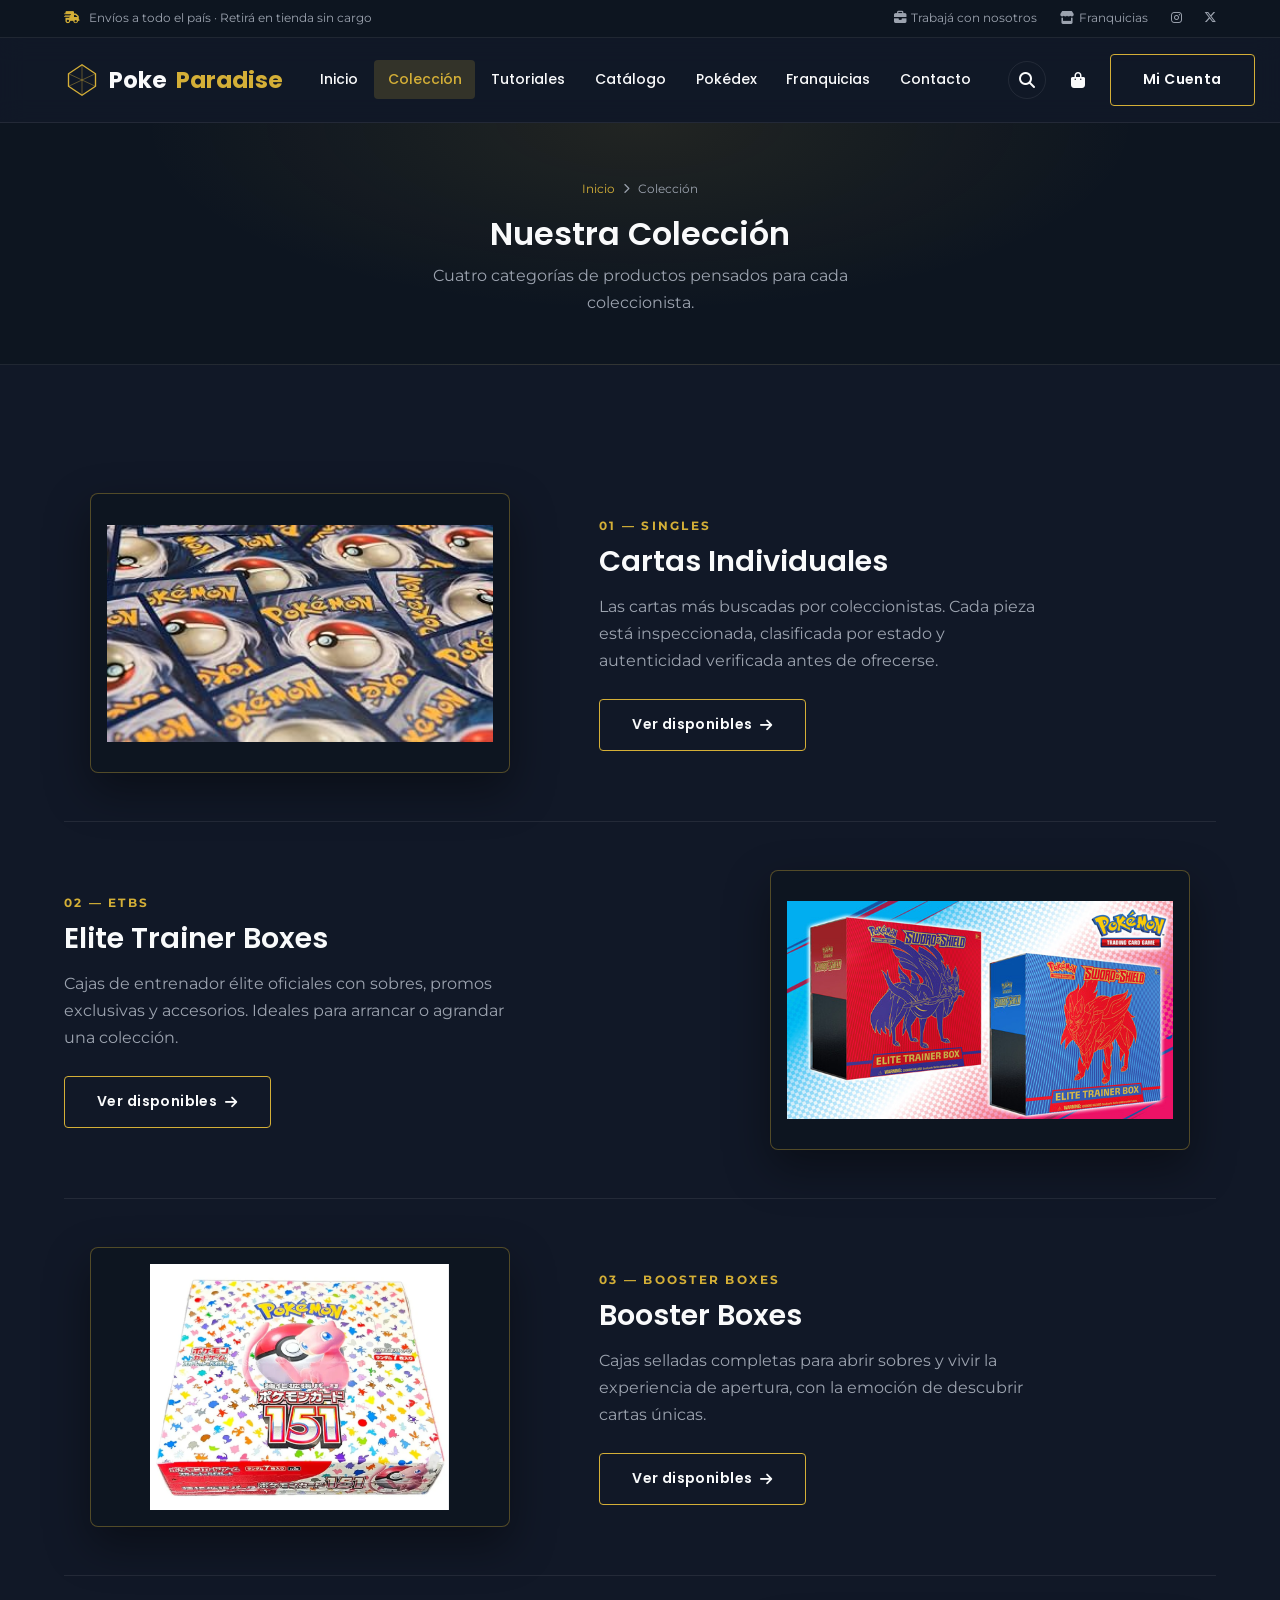
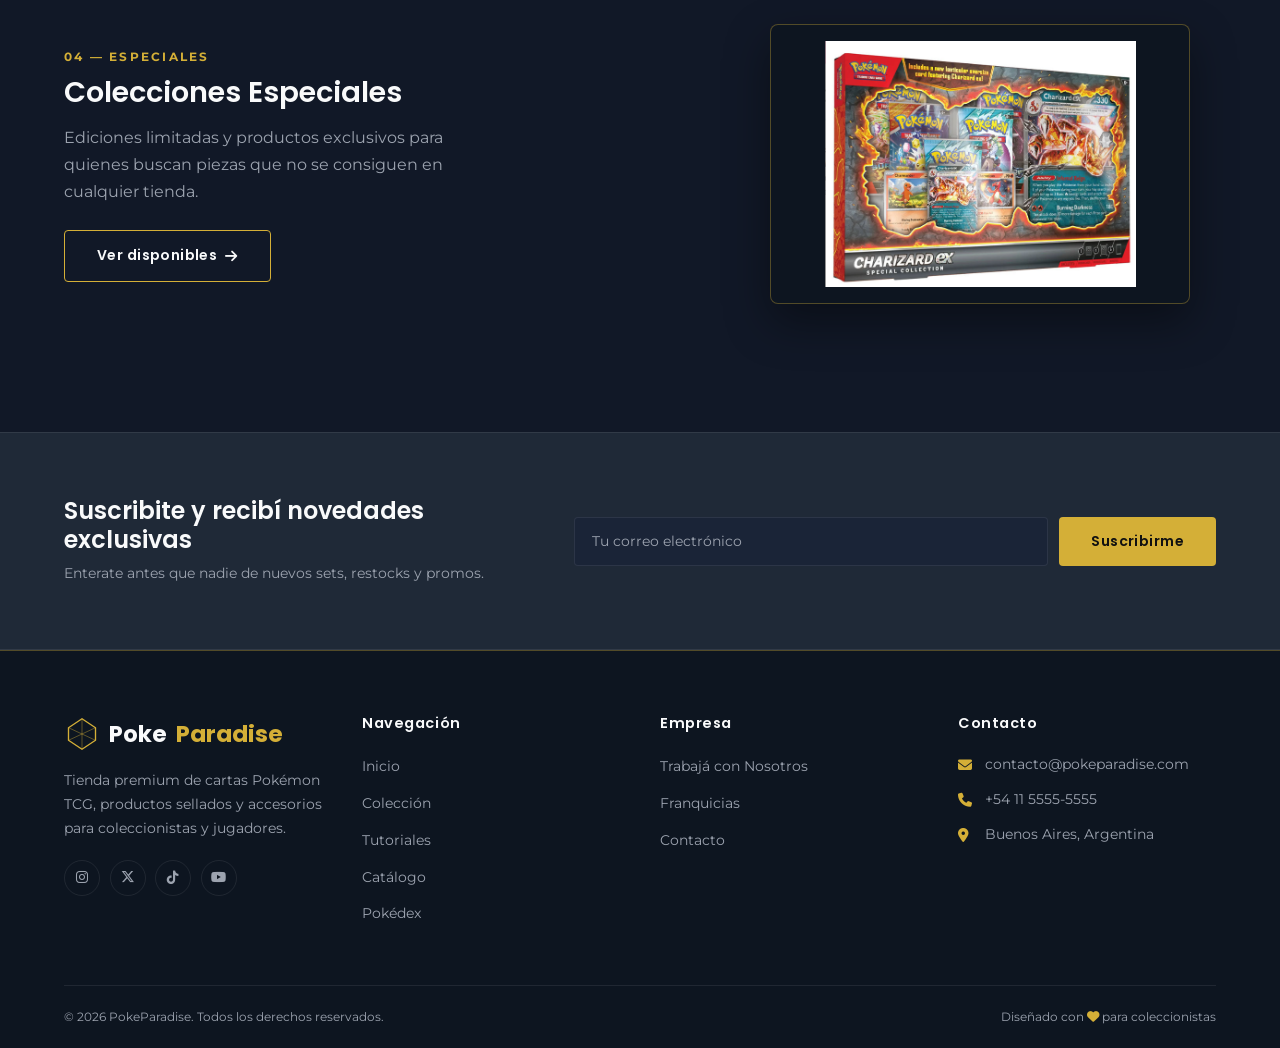
<file: tienda.html>
<!DOCTYPE html>
<html lang="es">
<head>
  <meta charset="UTF-8">
  <meta name="viewport" content="width=device-width, initial-scale=1.0">
  <title>Nuestra Colección | PokeParadise</title>
  <meta name="description" content="Conocé los cuatro pilares de nuestra colección.">
  <link rel="preconnect" href="https://fonts.googleapis.com">
  <link rel="preconnect" href="https://fonts.gstatic.com" crossorigin>
  <link rel="stylesheet" href="https://cdnjs.cloudflare.com/ajax/libs/font-awesome/6.5.1/css/all.min.css">
  <link rel="stylesheet" href="css/styles.css">
</head>
<body>
  <div class="top-bar">
    <div class="container">
      <p><i class="fa-solid fa-truck-fast" style="color:var(--gold);margin-right:.4rem;"></i> Envíos a todo el país · Retirá en tienda sin cargo</p>
      <div class="top-bar-links">
        <a href="trabaja-en-pkp.html"><i class="fa-solid fa-briefcase"></i> Trabajá con nosotros</a>
        <a href="franquicias.html"><i class="fa-solid fa-store"></i> Franquicias</a>
        <a href="#"><i class="fa-brands fa-instagram"></i></a>
        <a href="#"><i class="fa-brands fa-x-twitter"></i></a>
      </div>
    </div>
  </div>
  <header class="site-header">
    <div class="container header-inner">
      <a href="index.html" class="logo">
        <svg class="logo-gem" viewBox="0 0 40 40" fill="none" xmlns="http://www.w3.org/2000/svg">
          <path d="M20 3L35 13V27L20 37L5 27V13L20 3Z" stroke="#D4AF37" stroke-width="1.5" stroke-linejoin="round"/>
          <path d="M20 3V37M5 13L35 27M35 13L5 27" stroke="#D4AF37" stroke-width="1" stroke-opacity="0.45"/>
        </svg>
        Poke<span>Paradise</span>
      </a>
      <nav class="main-nav">
        <ul>
          <li><a href="index.html">Inicio</a></li>
          <li><a href="tienda.html" class="active">Colección</a></li>
          <li><a href="tutoriales.html">Tutoriales</a></li>
          <li><a href="menu-tienda.html">Catálogo</a></li>
          <li><a href="pokedex.html">Pokédex</a></li>
          <li><a href="franquicias.html">Franquicias</a></li>
          <li><a href="contacto.html">Contacto</a></li>
        </ul>
      </nav>
      <div class="header-actions">
        <a href="#" class="icon-btn" aria-label="Buscar"><i class="fa-solid fa-magnifying-glass"></i></a>
        <div class="cart-wrap">
          <button type="button" class="icon-btn cart-toggle" aria-label="Carrito"><i class="fa-solid fa-bag-shopping"></i><span class="cart-count" id="cartCount">0</span></button>
          <div class="cart-dropdown" id="cartDropdown">
            <div class="cart-dropdown-head">
              <h4>Tu carrito</h4>
              <button type="button" class="cart-close" id="cartClose" aria-label="Cerrar"><i class="fa-solid fa-xmark"></i></button>
            </div>
            <div class="cart-items" id="cartItems"></div>
            <div class="cart-empty" id="cartEmpty">Tu carrito está vacío.</div>
            <div class="cart-dropdown-foot">
              <div class="cart-total-row"><span>Total</span><span id="cartTotal">$0</span></div>
              <button type="button" class="btn btn-gold cart-clear" id="cartClear">Vaciar carrito</button>
            </div>
          </div>
        </div>
        <a href="#" class="btn btn-outline">Mi Cuenta</a>
        <div class="hamburger"><span></span><span></span><span></span></div>
      </div>
    </div>
  </header>
  <section class="page-banner">
    <div class="container">
            <div class="breadcrumb">
        <a href="index.html">Inicio</a>
        <i class="fa-solid fa-chevron-right" style="font-size:.65rem;"></i>
        <span>Colección</span>
      </div>
      <h1>Nuestra Colección</h1>
      <p>Cuatro categorías de productos pensados para cada coleccionista.</p>
    </div>
  </section>

  <section class="collection-section">
    <div class="container">

      <div class="coll-block">
        <div class="coll-visual">
          <img src="img/cartas-singles.jpg" alt="Cartas Singles Pokémon TCG" class="coll-img">
        </div>
        <div class="coll-text">
          <span class="num">01 — Singles</span>
          <h2>Cartas Individuales</h2>
          <p>Las cartas más buscadas por coleccionistas. Cada pieza está inspeccionada, clasificada por estado y autenticidad verificada antes de ofrecerse.</p>
          <a href="menu-tienda.html" class="btn btn-outline">Ver disponibles <i class="fa-solid fa-arrow-right"></i></a>
        </div>
      </div>

      <div class="coll-block rev">
        <div class="coll-visual">
          <img src="img/elite-trainer-box.jpg" alt="Elite Trainer Box" class="coll-img">
        </div>
        <div class="coll-text">
          <span class="num">02 — ETBs</span>
          <h2>Elite Trainer Boxes</h2>
          <p>Cajas de entrenador élite oficiales con sobres, promos exclusivas y accesorios. Ideales para arrancar o agrandar una colección.</p>
          <a href="menu-tienda.html" class="btn btn-outline">Ver disponibles <i class="fa-solid fa-arrow-right"></i></a>
        </div>
      </div>

      <div class="coll-block">
        <div class="coll-visual">
          <img src="img/booster-box.png" alt="Booster Box Pokémon TCG" class="coll-img">
        </div>
        <div class="coll-text">
          <span class="num">03 — Booster Boxes</span>
          <h2>Booster Boxes</h2>
          <p>Cajas selladas completas para abrir sobres y vivir la experiencia de apertura, con la emoción de descubrir cartas únicas.</p>
          <a href="menu-tienda.html" class="btn btn-outline">Ver disponibles <i class="fa-solid fa-arrow-right"></i></a>
        </div>
      </div>

      <div class="coll-block rev">
        <div class="coll-visual">
          <img src="img/coleccion-especial.png" alt="Colecciones Especiales Pokémon" class="coll-img">
        </div>
        <div class="coll-text">
          <span class="num">04 — Especiales</span>
          <h2>Colecciones Especiales</h2>
          <p>Ediciones limitadas y productos exclusivos para quienes buscan piezas que no se consiguen en cualquier tienda.</p>
          <a href="menu-tienda.html" class="btn btn-outline">Ver disponibles <i class="fa-solid fa-arrow-right"></i></a>
        </div>
      </div>

    </div>
  </section>
  <section class="newsletter">
    <div class="container newsletter-inner">
      <div class="newsletter-text">
        <h3>Suscribite y recibí novedades exclusivas</h3>
        <p>Enterate antes que nadie de nuevos sets, restocks y promos.</p>
      </div>
      <form class="newsletter-form">
        <input type="email" placeholder="Tu correo electrónico">
        <button type="submit" class="btn btn-gold">Suscribirme</button>
      </form>
    </div>
  </section>
  <footer class="site-footer">
    <div class="container">
      <div class="footer-grid">
        <div class="footer-col">
          <a href="index.html" class="logo">
            <svg class="logo-gem" viewBox="0 0 40 40" fill="none" xmlns="http://www.w3.org/2000/svg">
          <path d="M20 3L35 13V27L20 37L5 27V13L20 3Z" stroke="#D4AF37" stroke-width="1.5" stroke-linejoin="round"/>
          <path d="M20 3V37M5 13L35 27M35 13L5 27" stroke="#D4AF37" stroke-width="1" stroke-opacity="0.45"/>
        </svg>
            Poke<span>Paradise</span>
          </a>
          <p>Tienda premium de cartas Pokémon TCG, productos sellados y accesorios para coleccionistas y jugadores.</p>
          <div class="social-row">
            <a href="#" aria-label="Instagram"><i class="fa-brands fa-instagram"></i></a>
            <a href="#" aria-label="X"><i class="fa-brands fa-x-twitter"></i></a>
            <a href="#" aria-label="TikTok"><i class="fa-brands fa-tiktok"></i></a>
            <a href="#" aria-label="YouTube"><i class="fa-brands fa-youtube"></i></a>
          </div>
        </div>
        <div class="footer-col">
          <h4>Navegación</h4>
          <ul>
            <li><a href="index.html">Inicio</a></li>
            <li><a href="tienda.html">Colección</a></li>
            <li><a href="tutoriales.html">Tutoriales</a></li>
            <li><a href="menu-tienda.html">Catálogo</a></li>
            <li><a href="pokedex.html">Pokédex</a></li>
          </ul>
        </div>
        <div class="footer-col">
          <h4>Empresa</h4>
          <ul>
            <li><a href="trabaja-en-pkp.html">Trabajá con Nosotros</a></li>
            <li><a href="franquicias.html">Franquicias</a></li>
            <li><a href="contacto.html">Contacto</a></li>
          </ul>
        </div>
        <div class="footer-col">
          <h4>Contacto</h4>
          <div class="contact-item"><i class="fa-solid fa-envelope"></i> contacto@pokeparadise.com</div>
          <div class="contact-item"><i class="fa-solid fa-phone"></i> +54 11 5555-5555</div>
          <div class="contact-item"><i class="fa-solid fa-location-dot"></i> Buenos Aires, Argentina</div>
        </div>
      </div>
      <div class="footer-bottom">
        <p>&copy; 2026 PokeParadise. Todos los derechos reservados.</p>
        <p>Diseñado con <i class="fa-solid fa-heart" style="color:var(--gold);"></i> para coleccionistas</p>
      </div>
    </div>
  </footer>
  <div id="ppToast" class="pp-toast"></div>
  <script src="js/cart.js"></script>
  <script src="js/scripts.js"></script>
</body>
</html>
</file>
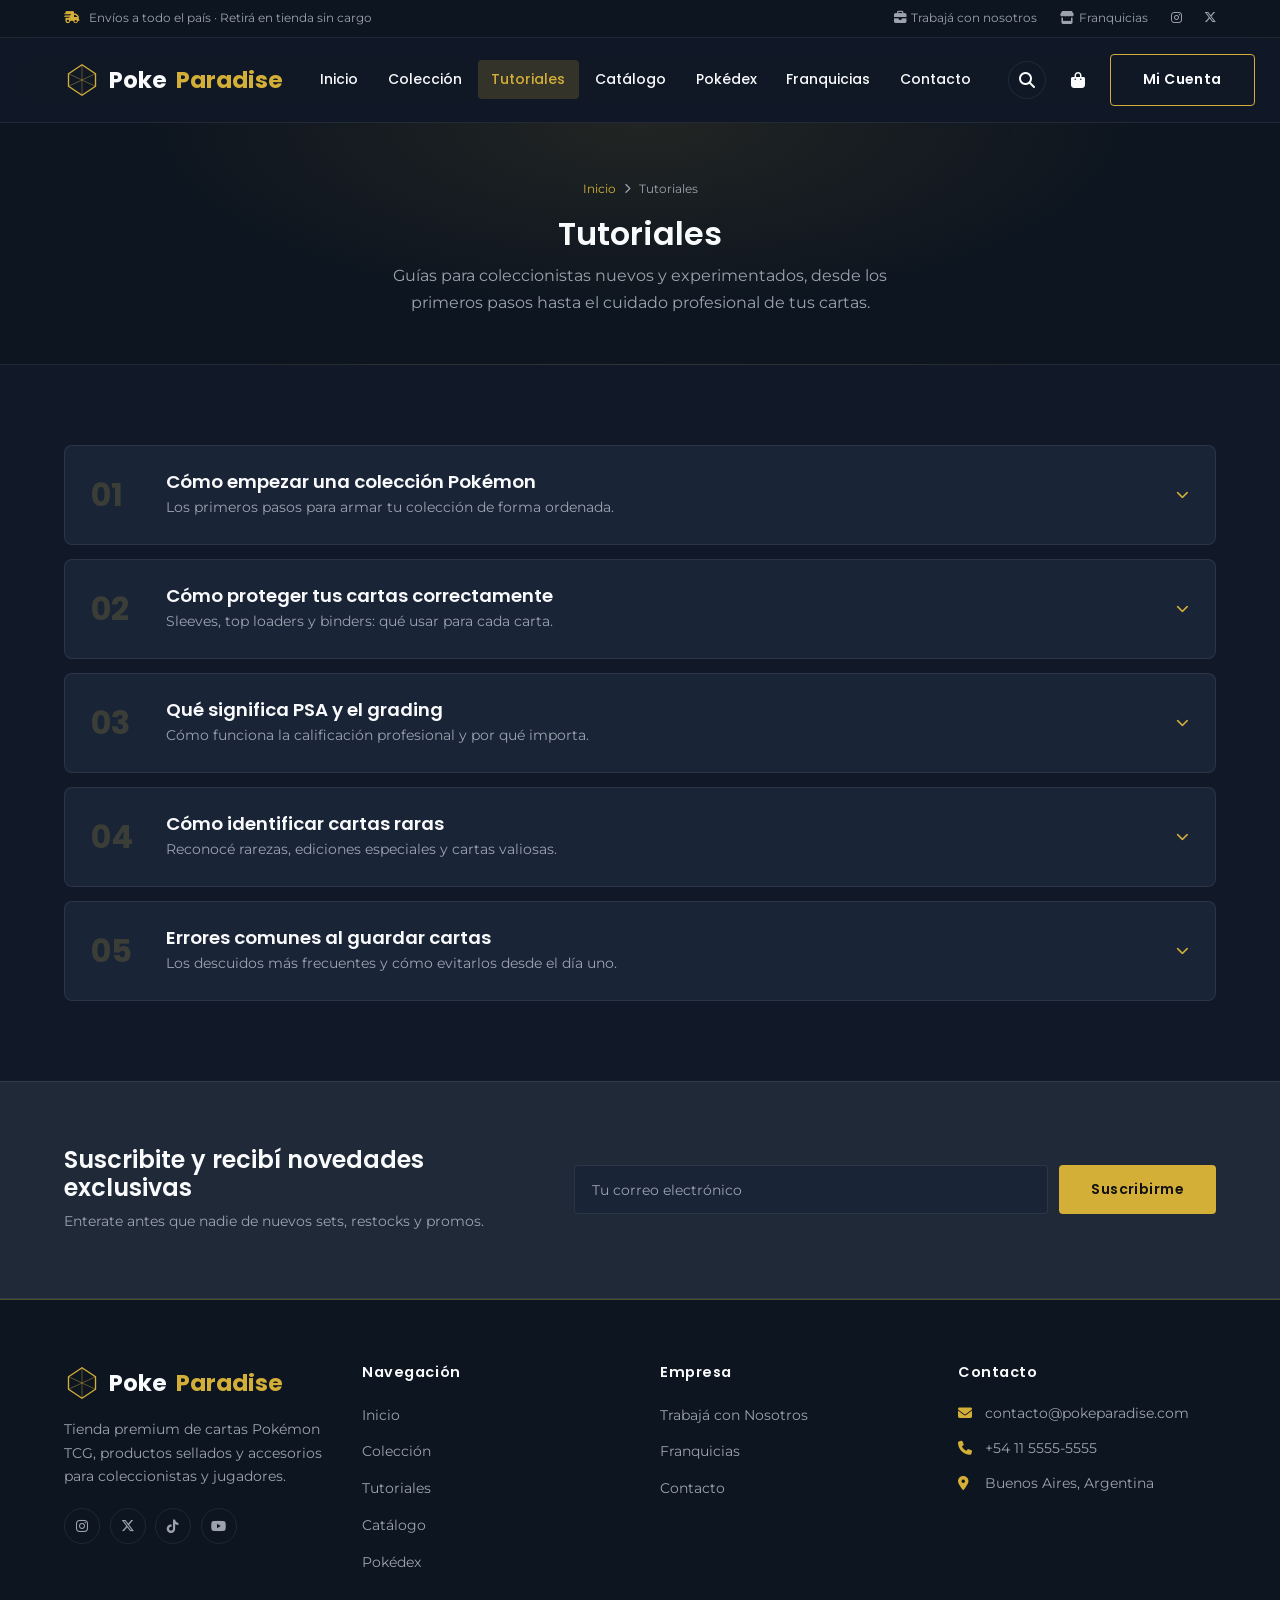
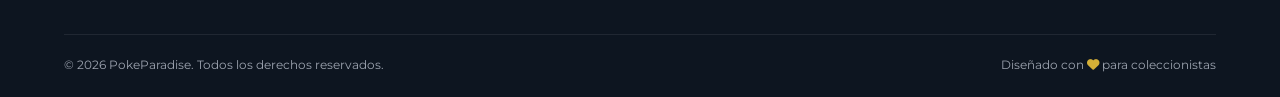
<file: tutoriales.html>
<!DOCTYPE html>
<html lang="es">
<head>
  <meta charset="UTF-8">
  <meta name="viewport" content="width=device-width, initial-scale=1.0">
  <title>Tutoriales | PokeParadise</title>
  <meta name="description" content="Guías para coleccionistas Pokémon TCG.">
  <link rel="preconnect" href="https://fonts.googleapis.com">
  <link rel="preconnect" href="https://fonts.gstatic.com" crossorigin>
  <link rel="stylesheet" href="https://cdnjs.cloudflare.com/ajax/libs/font-awesome/6.5.1/css/all.min.css">
  <link rel="stylesheet" href="css/styles.css">
</head>
<body>
  <div class="top-bar">
    <div class="container">
      <p><i class="fa-solid fa-truck-fast" style="color:var(--gold);margin-right:.4rem;"></i> Envíos a todo el país · Retirá en tienda sin cargo</p>
      <div class="top-bar-links">
        <a href="trabaja-en-pkp.html"><i class="fa-solid fa-briefcase"></i> Trabajá con nosotros</a>
        <a href="franquicias.html"><i class="fa-solid fa-store"></i> Franquicias</a>
        <a href="#"><i class="fa-brands fa-instagram"></i></a>
        <a href="#"><i class="fa-brands fa-x-twitter"></i></a>
      </div>
    </div>
  </div>
  <header class="site-header">
    <div class="container header-inner">
      <a href="index.html" class="logo">
        <svg class="logo-gem" viewBox="0 0 40 40" fill="none" xmlns="http://www.w3.org/2000/svg">
          <path d="M20 3L35 13V27L20 37L5 27V13L20 3Z" stroke="#D4AF37" stroke-width="1.5" stroke-linejoin="round"/>
          <path d="M20 3V37M5 13L35 27M35 13L5 27" stroke="#D4AF37" stroke-width="1" stroke-opacity="0.45"/>
        </svg>
        Poke<span>Paradise</span>
      </a>
      <nav class="main-nav">
        <ul>
          <li><a href="index.html">Inicio</a></li>
          <li><a href="tienda.html">Colección</a></li>
          <li><a href="tutoriales.html" class="active">Tutoriales</a></li>
          <li><a href="menu-tienda.html">Catálogo</a></li>
          <li><a href="pokedex.html">Pokédex</a></li>
          <li><a href="franquicias.html">Franquicias</a></li>
          <li><a href="contacto.html">Contacto</a></li>
        </ul>
      </nav>
      <div class="header-actions">
        <a href="#" class="icon-btn" aria-label="Buscar"><i class="fa-solid fa-magnifying-glass"></i></a>
        <div class="cart-wrap">
          <button type="button" class="icon-btn cart-toggle" aria-label="Carrito"><i class="fa-solid fa-bag-shopping"></i><span class="cart-count" id="cartCount">0</span></button>
          <div class="cart-dropdown" id="cartDropdown">
            <div class="cart-dropdown-head">
              <h4>Tu carrito</h4>
              <button type="button" class="cart-close" id="cartClose" aria-label="Cerrar"><i class="fa-solid fa-xmark"></i></button>
            </div>
            <div class="cart-items" id="cartItems"></div>
            <div class="cart-empty" id="cartEmpty">Tu carrito está vacío.</div>
            <div class="cart-dropdown-foot">
              <div class="cart-total-row"><span>Total</span><span id="cartTotal">$0</span></div>
              <button type="button" class="btn btn-gold cart-clear" id="cartClear">Vaciar carrito</button>
            </div>
          </div>
        </div>
        <a href="#" class="btn btn-outline">Mi Cuenta</a>
        <div class="hamburger"><span></span><span></span><span></span></div>
      </div>
    </div>
  </header>
  <section class="page-banner">
    <div class="container">
            <div class="breadcrumb">
        <a href="index.html">Inicio</a>
        <i class="fa-solid fa-chevron-right" style="font-size:.65rem;"></i>
        <span>Tutoriales</span>
      </div>
      <h1>Tutoriales</h1>
      <p>Guías para coleccionistas nuevos y experimentados, desde los primeros pasos hasta el cuidado profesional de tus cartas.</p>
    </div>
  </section>

  <section class="tut-section">
    <div class="container">
      <div class="tut-list">

        <details class="tut-item tut-accordion">
          <summary class="tut-summary">
            <span class="tut-num">01</span>
            <div class="tut-summary-text">
              <h3>Cómo empezar una colección Pokémon</h3>
              <p>Los primeros pasos para armar tu colección de forma ordenada.</p>
            </div>
            <i class="fa-solid fa-chevron-down tut-chevron"></i>
          </summary>
          <div class="tut-content">
            <div class="tut-steps">
              <div class="tut-step"><span class="tut-step-num">1</span><p><strong>Elegí un set para empezar.</strong> Los sets modernos como <em>Scarlet &amp; Violet</em> o <em>Pokémon 151</em> son ideales: tienen buena disponibilidad y cartas atractivas.</p></div>
              <div class="tut-step"><span class="tut-step-num">2</span><p><strong>Definí tu objetivo.</strong> ¿Querés completar un set completo, juntar cartas de un Pokémon favorito o armar un mazo competitivo? Eso guía tus compras.</p></div>
              <div class="tut-step"><span class="tut-step-num">3</span><p><strong>Empezá con sobres o un ETB.</strong> Un Elite Trainer Box (ETB) incluye sobres, accesorios y una carta promo. Es la entrada perfecta para cualquier coleccionista.</p></div>
              <div class="tut-step"><span class="tut-step-num">4</span><p><strong>Llevá un registro.</strong> Usá una hoja de cálculo o la app oficial de Pokémon TCG para marcar qué tenés y qué te falta.</p></div>
            </div>
          </div>
        </details>

        <details class="tut-item tut-accordion">
          <summary class="tut-summary">
            <span class="tut-num">02</span>
            <div class="tut-summary-text">
              <h3>Cómo proteger tus cartas correctamente</h3>
              <p>Sleeves, top loaders y binders: qué usar para cada carta.</p>
            </div>
            <i class="fa-solid fa-chevron-down tut-chevron"></i>
          </summary>
          <div class="tut-content">
            <div class="tut-steps">
              <div class="tut-step"><span class="tut-step-num">1</span><p><strong>Sleeve inmediatamente.</strong> Apenas abrís un sobre, metéla en un sleeve de calidad (KMC, Ultra Pro, Dragon Shield). El polvo y la grasa de los dedos dañan rápido.</p></div>
              <div class="tut-step"><span class="tut-step-num">2</span><p><strong>Double sleeve para cartas valiosas.</strong> Un sleeve interno (perfect fit) + uno externo estándar. Protección doble ante humedad y roces.</p></div>
              <div class="tut-step"><span class="tut-step-num">3</span><p><strong>Top loader para singles de valor.</strong> Para cartas de $5.000 o más, usá un top loader rígido por encima del sleeve. No se doblan ni se raspan.</p></div>
              <div class="tut-step"><span class="tut-step-num">4</span><p><strong>Binder para el resto de la colección.</strong> Un binder de 9 bolsillos por hoja es ideal para organizar sets completos sin doblar las cartas.</p></div>
            </div>
          </div>
        </details>

        <details class="tut-item tut-accordion">
          <summary class="tut-summary">
            <span class="tut-num">03</span>
            <div class="tut-summary-text">
              <h3>Qué significa PSA y el grading</h3>
              <p>Cómo funciona la calificación profesional y por qué importa.</p>
            </div>
            <i class="fa-solid fa-chevron-down tut-chevron"></i>
          </summary>
          <div class="tut-content">
            <div class="tut-steps">
              <div class="tut-step"><span class="tut-step-num">1</span><p><strong>PSA es una empresa de certificación.</strong> Professional Sports Authenticator evalúa el estado de una carta y le asigna un grado del 1 al 10. Una PSA 10 es perfecta.</p></div>
              <div class="tut-step"><span class="tut-step-num">2</span><p><strong>El grado multiplica el valor.</strong> Un Charizard de primera edición puede valer $500 sin gradear y pasar a $50.000 con PSA 10. El estado importa muchísimo.</p></div>
              <div class="tut-step"><span class="tut-step-num">3</span><p><strong>Qué evalúan.</strong> Centrado de la imagen, bordes, esquinas y superficie. Cualquier raya, mancha o doblez baja el grado.</p></div>
              <div class="tut-step"><span class="tut-step-num">4</span><p><strong>¿Vale la pena gradear?</strong> Solo para cartas de alto valor. El servicio cuesta dinero y tarda meses. Si la carta vale menos de $10.000, generalmente no conviene.</p></div>
            </div>
          </div>
        </details>

        <details class="tut-item tut-accordion">
          <summary class="tut-summary">
            <span class="tut-num">04</span>
            <div class="tut-summary-text">
              <h3>Cómo identificar cartas raras</h3>
              <p>Reconocé rarezas, ediciones especiales y cartas valiosas.</p>
            </div>
            <i class="fa-solid fa-chevron-down tut-chevron"></i>
          </summary>
          <div class="tut-content">
            <div class="tut-steps">
              <div class="tut-step"><span class="tut-step-num">1</span><p><strong>Fijate en el símbolo de rareza.</strong> En la base de la carta hay un símbolo: círculo (común), diamante (poco común), estrella (rara). Las EX, V y SAR tienen símbolos especiales.</p></div>
              <div class="tut-step"><span class="tut-step-num">2</span><p><strong>Illustration Rare y Special Art.</strong> Estas cartas tienen ilustraciones que ocupan toda la carta, sin el marco negro clásico. Son muy buscadas.</p></div>
              <div class="tut-step"><span class="tut-step-num">3</span><p><strong>Efectos holográficos.</strong> Las cartas brillantes con efecto holográfico en el fondo son más raras. Las rainbow o gold son las de mayor rareza dentro de un set.</p></div>
              <div class="tut-step"><span class="tut-step-num">4</span><p><strong>Usá Cardmarket o TCGplayer.</strong> Buscá cualquier carta en estas plataformas para saber su precio de mercado al instante.</p></div>
            </div>
          </div>
        </details>

        <details class="tut-item tut-accordion">
          <summary class="tut-summary">
            <span class="tut-num">05</span>
            <div class="tut-summary-text">
              <h3>Errores comunes al guardar cartas</h3>
              <p>Los descuidos más frecuentes y cómo evitarlos desde el día uno.</p>
            </div>
            <i class="fa-solid fa-chevron-down tut-chevron"></i>
          </summary>
          <div class="tut-content">
            <div class="tut-steps">
              <div class="tut-step"><span class="tut-step-num">1</span><p><strong>No guardes sin sleeve.</strong> El error más común. Las cartas sueltas en una caja o cajón se raspan entre sí en minutos.</p></div>
              <div class="tut-step"><span class="tut-step-num">2</span><p><strong>Evitá la humedad.</strong> No guardes en sótanos o lugares con humedad alta. Las cartas se ondulan (warping) con los cambios de temperatura y humedad.</p></div>
              <div class="tut-step"><span class="tut-step-num">3</span><p><strong>No apiles demasiadas cartas.</strong> El peso excesivo sobre las cartas del fondo genera presión y marcas. Usá cajas adecuadas.</p></div>
              <div class="tut-step"><span class="tut-step-num">4</span><p><strong>Cuidado con la luz solar directa.</strong> Los rayos UV decoloran las cartas con el tiempo. Guardá tu colección en lugares oscuros o usá displays con protección UV.</p></div>
            </div>
          </div>
        </details>

      </div>
    </div>
  </section>
  <section class="newsletter">
    <div class="container newsletter-inner">
      <div class="newsletter-text">
        <h3>Suscribite y recibí novedades exclusivas</h3>
        <p>Enterate antes que nadie de nuevos sets, restocks y promos.</p>
      </div>
      <form class="newsletter-form">
        <input type="email" placeholder="Tu correo electrónico">
        <button type="submit" class="btn btn-gold">Suscribirme</button>
      </form>
    </div>
  </section>
  <footer class="site-footer">
    <div class="container">
      <div class="footer-grid">
        <div class="footer-col">
          <a href="index.html" class="logo">
            <svg class="logo-gem" viewBox="0 0 40 40" fill="none" xmlns="http://www.w3.org/2000/svg">
          <path d="M20 3L35 13V27L20 37L5 27V13L20 3Z" stroke="#D4AF37" stroke-width="1.5" stroke-linejoin="round"/>
          <path d="M20 3V37M5 13L35 27M35 13L5 27" stroke="#D4AF37" stroke-width="1" stroke-opacity="0.45"/>
        </svg>
            Poke<span>Paradise</span>
          </a>
          <p>Tienda premium de cartas Pokémon TCG, productos sellados y accesorios para coleccionistas y jugadores.</p>
          <div class="social-row">
            <a href="#" aria-label="Instagram"><i class="fa-brands fa-instagram"></i></a>
            <a href="#" aria-label="X"><i class="fa-brands fa-x-twitter"></i></a>
            <a href="#" aria-label="TikTok"><i class="fa-brands fa-tiktok"></i></a>
            <a href="#" aria-label="YouTube"><i class="fa-brands fa-youtube"></i></a>
          </div>
        </div>
        <div class="footer-col">
          <h4>Navegación</h4>
          <ul>
            <li><a href="index.html">Inicio</a></li>
            <li><a href="tienda.html">Colección</a></li>
            <li><a href="tutoriales.html">Tutoriales</a></li>
            <li><a href="menu-tienda.html">Catálogo</a></li>
            <li><a href="pokedex.html">Pokédex</a></li>
          </ul>
        </div>
        <div class="footer-col">
          <h4>Empresa</h4>
          <ul>
            <li><a href="trabaja-en-pkp.html">Trabajá con Nosotros</a></li>
            <li><a href="franquicias.html">Franquicias</a></li>
            <li><a href="contacto.html">Contacto</a></li>
          </ul>
        </div>
        <div class="footer-col">
          <h4>Contacto</h4>
          <div class="contact-item"><i class="fa-solid fa-envelope"></i> contacto@pokeparadise.com</div>
          <div class="contact-item"><i class="fa-solid fa-phone"></i> +54 11 5555-5555</div>
          <div class="contact-item"><i class="fa-solid fa-location-dot"></i> Buenos Aires, Argentina</div>
        </div>
      </div>
      <div class="footer-bottom">
        <p>&copy; 2026 PokeParadise. Todos los derechos reservados.</p>
        <p>Diseñado con <i class="fa-solid fa-heart" style="color:var(--gold);"></i> para coleccionistas</p>
      </div>
    </div>
  </footer>
  <div id="ppToast" class="pp-toast"></div>
  <script src="js/cart.js"></script>
  <script src="js/scripts.js"></script>
</body>
</html>
</file>
<file: css/styles.css>
/* -------- Fuentes (Google Fonts — Poppins + Montserrat) -------- */
@import url('https://fonts.googleapis.com/css2?family=Poppins:wght@400;500;600;700&family=Montserrat:wght@400;500;600&display=swap');

/* -------- Reset -------- */
*,
*::before,
*::after {
  margin: 0;
  padding: 0;
  box-sizing: border-box;
}

html {
  scroll-behavior: smooth;
}

img {
  display: block;
  max-width: 100%;
  height: auto;
}

ul, ol {
  list-style: none;
}

a {
  text-decoration: none;
  color: inherit;
}

button, input, select, textarea {
  font-family: inherit;
  border: none;
  outline: none;
  background: none;
  color: inherit;
}

:root {
  /* Paleta */
  --bg:          #111827;
  --bg2:         #1f2937;
  --bg3:         #0d1520;
  --card-bg:     #1a2437;
  --gold:        #d4af37;
  --gold-light:  #e9cf78;
  --gold-dim:    rgba(212,175,55,.18);
  --gold-border: rgba(212,175,55,.35);
  --white:       #f9fafb;
  --gray:        #9ca3af;
  --border:      rgba(249,250,251,.08);
  --shadow:      0 4px 24px rgba(0,0,0,.35);

  /* Tipografía */
  --font-h:   "Poppins", sans-serif;
  --font-b:   "Montserrat", sans-serif;

  /* Tamaños relativos */
  --fs-xs:  .78rem;
  --fs-sm:  .875rem;
  --fs-md:  1rem;
  --fs-lg:  1.15rem;
  --fs-xl:  1.5rem;
  --fs-2xl: 2rem;
  --fs-3xl: 2.75rem;

  /* Misc */
  --r:  8px;
  --r2: 4px;
  --tr: all .22s ease;
  --container: 1200px;
}

body {
  font-family: var(--font-b);
  background-color: var(--bg);
  color: var(--white);
  font-size: var(--fs-md);
  line-height: 1.65;
  overflow-x: hidden;
}

h1, h2, h3, h4, h5 {
  font-family: var(--font-h);
  line-height: 1.2;
  font-weight: 600;
}

p { color: var(--gray); }

.container {
  width: 90%;
  max-width: var(--container);
  margin: 0 auto;
}

.lead > p {
  font-size: var(--fs-lg);
  color: var(--white);
}

section strong {
  color: var(--gold);
  font-weight: 600;
}

a:link    { color: inherit; }
a:visited { color: inherit; }
a:hover   { color: var(--gold-light); }
a:active  { color: var(--gold); }

.btn {
  display: inline-flex;
  align-items: center;
  gap: .5rem;
  font-family: var(--font-h);
  font-weight: 600;
  font-size: var(--fs-sm);
  padding: .85rem 2rem;
  border-radius: var(--r2);
  cursor: pointer;
  transition: var(--tr);
  letter-spacing: .03em;
  white-space: nowrap;
}

.btn-gold {
  background: var(--gold);
  color: #111;
}

.btn-gold:hover {
  background: var(--gold-light);
  color: #111;
  transform: translateY(-2px);
  box-shadow: 0 8px 22px rgba(212,175,55,.35);
}

.btn-outline {
  border: 1.5px solid var(--gold);
  color: var(--gold);
  background: transparent;
}

.btn-outline:hover {
  background: var(--gold);
  color: #111;
}

.btn-white {
  background: var(--white);
  color: #111;
}

.btn-white:hover {
  background: var(--gold);
  color: #111;
}

.top-bar {
  background: var(--bg3);
  border-bottom: 1px solid var(--border);
  padding: .5rem 0;
}

.top-bar .container {
  display: flex;
  align-items: center;
  justify-content: space-between;
}

.top-bar p {
  font-size: var(--fs-xs);
  color: var(--gray);
}

.top-bar a {
  font-size: var(--fs-xs);
  color: var(--gray);
  display: inline-flex;
  align-items: center;
  gap: .35rem;
  transition: var(--tr);
}

.top-bar a:hover { color: var(--gold); }

.top-bar-links {
  display: flex;
  gap: 1.4rem;
}

.site-header {
  position: sticky;
  top: 0;
  z-index: 200;
  background: rgba(17,24,39,.96);
  backdrop-filter: blur(12px);
  border-bottom: 1px solid var(--border);
}

.header-inner {
  display: flex;
  align-items: center;
  justify-content: space-between;
  gap: 1.5rem;
  padding: 1rem 0;
}

.logo {
  display: flex;
  align-items: center;
  gap: .55rem;
  font-family: var(--font-h);
  font-size: 1.45rem;
  font-weight: 700;
  flex-shrink: 0;
}

.logo span { color: var(--gold); }

.logo-gem {
  width: 36px;
  height: 36px;
  flex-shrink: 0;
}

.main-nav {
  flex: 1;
  display: flex;
  justify-content: center;
}

.main-nav > ul {
  display: flex;
  align-items: center;
  gap: .15rem;
}

.main-nav > ul > li > a {
  font-family: var(--font-h);
  font-size: var(--fs-sm);
  font-weight: 500;
  padding: .5rem .85rem;
  border-radius: var(--r2);
  transition: var(--tr);
  display: block;
  white-space: nowrap;
}

.main-nav > ul > li > a:hover,
.main-nav > ul > li > a.active {
  color: var(--gold);
  background: var(--gold-dim);
}

.header-actions {
  display: flex;
  align-items: center;
  gap: .8rem;
  flex-shrink: 0;
}

.icon-btn {
  width: 38px;
  height: 38px;
  border-radius: 50%;
  border: 1px solid var(--border);
  display: flex;
  align-items: center;
  justify-content: center;
  color: var(--white);
  font-size: 1rem;
  transition: var(--tr);
  cursor: pointer;
  flex-shrink: 0;
}

.icon-btn:hover {
  border-color: var(--gold);
  color: var(--gold);
}

.hamburger {
  display: none;
  flex-direction: column;
  gap: 5px;
  cursor: pointer;
  padding: .3rem;
}

.hamburger span {
  width: 24px;
  height: 2px;
  background: var(--white);
  border-radius: 2px;
  transition: var(--tr);
}

.hero {
  position: relative;
  min-height: 88vh;
  display: flex;
  align-items: center;
  overflow: hidden;
  background: var(--bg3);
}

.hero-bg {
  position: absolute;
  inset: 0;
  background:
    radial-gradient(ellipse at 60% 50%, rgba(212,175,55,.12) 0%, transparent 60%),
    radial-gradient(ellipse at 10% 80%, rgba(29,78,216,.15) 0%, transparent 50%),
    var(--bg3);
}

.hero-bg::after {
  content: "";
  position: absolute;
  inset: 0;
  background-image:
    repeating-linear-gradient(
      90deg,
      transparent,
      transparent 119px,
      rgba(212,175,55,.04) 120px
    ),
    repeating-linear-gradient(
      0deg,
      transparent,
      transparent 119px,
      rgba(212,175,55,.04) 120px
    );
}

.hero-content-wrap {
  position: relative;
  z-index: 2;
  width: 90%;
  max-width: var(--container);
  margin: 0 auto;
  display: flex;
  align-items: center;
  gap: 3rem;
  padding: 4rem 0;
}

.hero-text { flex: 1 1 52%; }

.hero-eyebrow {
  display: inline-block;
  font-family: var(--font-b);
  font-size: var(--fs-xs);
  font-weight: 600;
  letter-spacing: .2em;
  text-transform: uppercase;
  color: var(--gold);
  background: var(--gold-dim);
  border: 1px solid var(--gold-border);
  padding: .35rem .9rem;
  border-radius: 20px;
  margin-bottom: 1.3rem;
}

.hero-text h1 {
  font-size: var(--fs-3xl);
  font-weight: 700;
  margin-bottom: 1.2rem;
  line-height: 1.12;
}

.hero-text h1 em {
  font-style: normal;
  color: var(--gold);
}

.hero-text p {
  font-size: var(--fs-lg);
  max-width: 480px;
  margin-bottom: 2.2rem;
  line-height: 1.7;
}

.hero-btns {
  display: flex;
  gap: 1rem;
  flex-wrap: wrap;
}

.hero-visual {
  flex: 1 1 44%;
  display: flex;
  justify-content: center;
  align-items: center;
}

.cards-deco {
  position: relative;
  width: 300px;
  height: 400px;
}

.deco-card {
  position: absolute;
  width: 190px;
  height: 266px;
  border-radius: 14px;
  border: 1px solid var(--gold-border);
}

.deco-card::before {
  content: "";
  position: absolute;
  inset: 0;
  border-radius: 14px;
  background: linear-gradient(120deg,
    transparent 20%,
    rgba(212,175,55,.3) 45%,
    rgba(255,255,255,.18) 50%,
    rgba(212,175,55,.3) 55%,
    transparent 80%
  );
  background-size: 250%;
  animation: holo 5s ease-in-out infinite;
}

.deco-card-1 {
  top: 60px; left: 0;
  background: linear-gradient(150deg, #1e2d4a, #141f30);
  transform: rotate(-14deg);
  opacity: .5;
  box-shadow: 0 20px 50px rgba(0,0,0,.5);
}

.deco-card-2 {
  top: 30px; left: 26px;
  background: linear-gradient(150deg, #1a2640, #111827);
  transform: rotate(-4deg);
  opacity: .75;
  box-shadow: 0 20px 50px rgba(0,0,0,.5);
}

.deco-card-3 {
  top: 0; left: 52px;
  background: linear-gradient(150deg, #1e2d4a, #1a2a45);
  box-shadow: 0 30px 60px rgba(0,0,0,.55);
}

.deco-card-3 .card-inner {
  display: flex;
  flex-direction: column;
  align-items: center;
  justify-content: center;
  height: 100%;
  gap: .7rem;
}

.deco-card-3 .card-inner i {
  font-size: 2.8rem;
  color: var(--gold);
  opacity: .85;
}

.deco-card-3 .card-inner p {
  font-family: var(--font-h);
  font-size: .7rem;
  font-weight: 600;
  letter-spacing: .12em;
  text-transform: uppercase;
  color: var(--gold);
  text-align: center;
}

@keyframes holo {
  0%   { background-position: 0 0; }
  50%  { background-position: 100% 100%; }
  100% { background-position: 0 0; }
}

.categories {
  padding: 5rem 0;
  background: var(--bg);
}

.section-head > span {
  display: block;
  font-size: var(--fs-xs);
  font-weight: 600;
  letter-spacing: .2em;
  text-transform: uppercase;
  color: var(--gold);
  margin-bottom: .6rem;
}

.section-head > h2 {
  font-size: var(--fs-2xl);
  margin-bottom: .75rem;
}

.section-head {
  text-align: center;
  max-width: 600px;
  margin: 0 auto 3rem;
}

.cat-grid {
  display: flex;
  flex-wrap: wrap;
  gap: 1.5rem;
}

.cat-card {
  flex: 1 1 calc(25% - 1.5rem);
  background: var(--card-bg);
  border: 1px solid var(--border);
  border-radius: var(--r);
  padding: 2.5rem 1.8rem;
  text-align: center;
  transition: var(--tr);
  cursor: pointer;
}

.cat-card:hover {
  border-color: var(--gold);
  transform: translateY(-6px);
  box-shadow: var(--shadow);
}

.cat-card .icon-box {
  width: 68px;
  height: 68px;
  border-radius: 50%;
  background: var(--gold-dim);
  border: 1px solid var(--gold-border);
  display: flex;
  align-items: center;
  justify-content: center;
  margin: 0 auto 1.3rem;
}

.cat-card .icon-box i {
  font-size: 1.6rem;
  color: var(--gold);
}

.cat-card h3 {
  font-size: 1rem;
  font-family: var(--font-h);
  font-weight: 600;
  margin-bottom: .4rem;
  color: var(--white);
}

.cat-card p {
  font-size: var(--fs-sm);
  line-height: 1.5;
}

.featured-products {
  padding: 5rem 0;
  background: var(--bg2);
}

.prod-grid {
  display: flex;
  flex-wrap: wrap;
  gap: 1.6rem;
}

.prod-card {
  flex: 1 1 calc(25% - 1.6rem);
  background: var(--card-bg);
  border: 1px solid var(--border);
  border-radius: var(--r);
  overflow: hidden;
  transition: var(--tr);
  display: flex;
  flex-direction: column;
}

.prod-card:hover {
  border-color: var(--gold);
  transform: translateY(-5px);
  box-shadow: var(--shadow);
}

.prod-thumb {
  position: relative;
  width: 100%;
  padding-top: 130%;
  background: linear-gradient(140deg, #1e2d4a 0%, #111827 100%);
  overflow: hidden;
}

.prod-thumb .card-art {
  position: absolute;
  inset: 0;
  display: flex;
  align-items: center;
  justify-content: center;
}

.prod-thumb .card-art .mock-card {
  width: 58%;
  height: 82%;
  border-radius: 10px;
  background: linear-gradient(150deg, #263452, #1a2637);
  border: 1px solid var(--gold-border);
  position: relative;
  display: flex;
  align-items: center;
  justify-content: center;
}

.prod-thumb .card-art .mock-card::before {
  content: "";
  position: absolute;
  inset: 0;
  border-radius: 10px;
  background: linear-gradient(
    115deg,
    transparent 25%,
    rgba(212,175,55,.38) 47%,
    rgba(255,255,255,.2) 50%,
    rgba(212,175,55,.38) 53%,
    transparent 75%
  );
  background-size: 200%;
  animation: holo 4s ease-in-out infinite;
}

.prod-thumb .card-art .mock-card i {
  font-size: 2.2rem;
  color: var(--gold);
  opacity: .7;
  position: relative;
  z-index: 1;
}

.badge-rare {
  position: absolute;
  top: 10px;
  left: 10px;
  background: var(--gold);
  color: #111;
  font-family: var(--font-h);
  font-size: .65rem;
  font-weight: 700;
  letter-spacing: .08em;
  text-transform: uppercase;
  padding: .22rem .6rem;
  border-radius: 3px;
}

.badge-hot {
  background: #ef4444;
  color: #fff;
}

.prod-thumb .quick-actions {
  position: absolute;
  bottom: 10px;
  right: 10px;
  display: flex;
  flex-direction: column;
  gap: .4rem;
  opacity: 0;
  transform: translateX(10px);
  transition: var(--tr);
}

.prod-card:hover .quick-actions {
  opacity: 1;
  transform: translateX(0);
}

.quick-actions button {
  width: 34px;
  height: 34px;
  border-radius: 50%;
  background: rgba(17,24,39,.85);
  border: 1px solid var(--border);
  color: var(--white);
  font-size: .85rem;
  cursor: pointer;
  display: flex;
  align-items: center;
  justify-content: center;
  transition: var(--tr);
}

.quick-actions button:hover {
  background: var(--gold);
  color: #111;
  border-color: var(--gold);
}

.prod-info {
  padding: 1.1rem 1.3rem 1.5rem;
  flex: 1;
  display: flex;
  flex-direction: column;
}

.prod-info .rarity {
  font-size: var(--fs-xs);
  letter-spacing: .12em;
  text-transform: uppercase;
  color: var(--gold);
  margin-bottom: .3rem;
  font-weight: 600;
  display: block;
}

.prod-info h4 {
  font-family: var(--font-h);
  font-size: .98rem;
  font-weight: 600;
  color: var(--white);
  margin-bottom: .25rem;
  line-height: 1.3;
}

.prod-info .set-name {
  font-size: var(--fs-xs);
  color: var(--gray);
  margin-bottom: .9rem;
}

.prod-info .prod-footer {
  display: flex;
  align-items: center;
  justify-content: space-between;
  margin-top: auto;
}

.prod-info .price {
  font-family: var(--font-h);
  font-size: 1.05rem;
  font-weight: 700;
  color: var(--gold);
}

.add-to-cart {
  background: var(--gold-dim);
  border: 1px solid var(--gold-border);
  color: var(--gold);
  font-size: .78rem;
  font-family: var(--font-h);
  font-weight: 600;
  padding: .45rem .85rem;
  border-radius: var(--r2);
  cursor: pointer;
  transition: var(--tr);
}

.add-to-cart:hover {
  background: var(--gold);
  color: #111;
}

.promo-banner {
  position: relative;
  padding: 5.5rem 0;
  overflow: hidden;
  background:
    radial-gradient(ellipse at 30% 50%, rgba(212,175,55,.14) 0%, transparent 55%),
    var(--bg3);
}

.promo-banner::before {
  content: "";
  position: absolute;
  top: -60px; right: -60px;
  width: 380px; height: 380px;
  border-radius: 50%;
  border: 80px solid rgba(212,175,55,.06);
}

.promo-banner::after {
  content: "";
  position: absolute;
  bottom: -80px; right: 180px;
  width: 280px; height: 280px;
  border-radius: 50%;
  border: 60px solid rgba(212,175,55,.05);
}

.promo-inner {
  position: relative;
  z-index: 1;
  display: flex;
  align-items: center;
  gap: 3rem;
}

.promo-text {
  flex: 1 1 55%;
}

.promo-text span {
  display: inline-block;
  font-size: var(--fs-xs);
  font-weight: 600;
  letter-spacing: .18em;
  text-transform: uppercase;
  color: var(--gold);
  margin-bottom: .8rem;
}

.promo-text h2 {
  font-size: var(--fs-2xl);
  margin-bottom: 1rem;
  line-height: 1.2;
}

.promo-text p {
  max-width: 440px;
  margin-bottom: 1.8rem;
  font-size: var(--fs-lg);
}

.promo-visual {
  flex: 1 1 40%;
  display: flex;
  gap: 1rem;
  justify-content: center;
}

.promo-cards {
  display: flex;
  gap: 1rem;
  align-items: flex-end;
}

.mini-holo {
  border-radius: 10px;
  border: 1px solid var(--gold-border);
  position: relative;
  overflow: hidden;
  background: linear-gradient(145deg, #1e2d4a, #141f30);
}

.mini-holo::before {
  content: "";
  position: absolute;
  inset: 0;
  background: linear-gradient(
    120deg,
    transparent 25%,
    rgba(212,175,55,.35) 48%,
    rgba(255,255,255,.15) 50%,
    rgba(212,175,55,.35) 52%,
    transparent 75%
  );
  background-size: 200%;
  animation: holo 4s ease-in-out infinite;
}

.mini-holo-1 { width: 90px; height: 126px; }
.mini-holo-2 { width: 110px; height: 154px; animation-delay: -.8s; }
.mini-holo-3 { width: 90px; height: 126px; animation-delay: -1.6s; }

.newsletter {
  padding: 4rem 0;
  background: var(--bg2);
  border-top: 1px solid var(--border);
  border-bottom: 1px solid var(--border);
}

.newsletter-inner {
  display: flex;
  align-items: center;
  gap: 2.5rem;
  flex-wrap: wrap;
}

.newsletter-text { flex: 1 1 40%; }

.newsletter-text h3 {
  font-size: var(--fs-xl);
  margin-bottom: .45rem;
}

.newsletter-text p { font-size: var(--fs-sm); }

.newsletter-form {
  flex: 1 1 55%;
  display: flex;
  gap: .7rem;
}

.newsletter-form input {
  flex: 1;
  background: var(--card-bg);
  border: 1px solid var(--border);
  border-radius: var(--r2);
  padding: .9rem 1.1rem;
  color: var(--white);
  font-size: var(--fs-sm);
  transition: var(--tr);
}

.newsletter-form input::placeholder { color: var(--gray); }
.newsletter-form input:focus { border-color: var(--gold); }

.site-footer {
  background: var(--bg3);
  border-top: 1px solid var(--gold-border);
  padding: 4rem 0 0;
}

.footer-grid {
  display: flex;
  flex-wrap: wrap;
  gap: 2.5rem;
  padding-bottom: 3rem;
  border-bottom: 1px solid var(--border);
}

.footer-col { flex: 1 1 calc(25% - 2.5rem); }

.footer-col .logo { margin-bottom: 1rem; }

.footer-col > p {
  font-size: var(--fs-sm);
  line-height: 1.7;
  max-width: 260px;
}

.footer-col h4 {
  font-family: var(--font-h);
  font-size: .9rem;
  font-weight: 600;
  margin-bottom: 1.3rem;
  color: var(--white);
  letter-spacing: .04em;
}

.footer-col ul li {
  margin-bottom: .65rem;
}

.footer-col ul li a {
  font-size: var(--fs-sm);
  color: var(--gray);
  transition: var(--tr);
}

.footer-col ul li a:hover { color: var(--gold); padding-left: 4px; }

.footer-col .contact-item {
  display: flex;
  align-items: center;
  gap: .7rem;
  margin-bottom: .75rem;
  font-size: var(--fs-sm);
  color: var(--gray);
}

.footer-col .contact-item i {
  color: var(--gold);
  width: 16px;
  flex-shrink: 0;
}

.social-row {
  display: flex;
  gap: .6rem;
  margin-top: 1.2rem;
}

.social-row a {
  width: 36px;
  height: 36px;
  border-radius: 50%;
  border: 1px solid var(--border);
  display: flex;
  align-items: center;
  justify-content: center;
  font-size: .85rem;
  color: var(--gray);
  transition: var(--tr);
}

.social-row a:hover {
  border-color: var(--gold);
  color: var(--gold);
  background: var(--gold-dim);
}

.footer-bottom {
  display: flex;
  align-items: center;
  justify-content: space-between;
  padding: 1.3rem 0;
  flex-wrap: wrap;
  gap: .8rem;
}

.footer-bottom p {
  font-size: var(--fs-xs);
}

.page-banner {
  background:
    radial-gradient(ellipse at 50% 0%, rgba(212,175,55,.1) 0%, transparent 55%),
    var(--bg3);
  border-bottom: 1px solid var(--border);
  padding: 3.5rem 0 3rem;
  text-align: center;
}

.page-banner .breadcrumb {
  display: flex;
  align-items: center;
  justify-content: center;
  gap: .5rem;
  font-size: var(--fs-xs);
  color: var(--gray);
  margin-bottom: 1rem;
}

.page-banner .breadcrumb a { color: var(--gold); }
.page-banner .breadcrumb a:hover { text-decoration: underline; }

.page-banner h1 {
  font-size: var(--fs-2xl);
  margin-bottom: .6rem;
}

.page-banner p {
  max-width: 520px;
  margin: 0 auto;
  font-size: var(--fs-md);
}

.collection-section { padding: 5rem 0; }

.coll-block {
  display: flex;
  align-items: center;
  gap: 4rem;
  padding: 3rem 0;
  border-bottom: 1px solid var(--border);
}

.coll-block:last-child { border-bottom: none; }
.coll-block.rev { flex-direction: row-reverse; }

.coll-visual {
  flex: 1 1 42%;
  display: flex;
  justify-content: center;
}

.coll-text { flex: 1 1 55%; }

.coll-text .num {
  display: block;
  font-size: var(--fs-xs);
  font-weight: 700;
  letter-spacing: .18em;
  text-transform: uppercase;
  color: var(--gold);
  margin-bottom: .5rem;
}

.coll-text h2 {
  font-size: 1.8rem;
  margin-bottom: .9rem;
}

.coll-text p {
  max-width: 440px;
  margin-bottom: 1.5rem;
  font-size: var(--fs-md);
  line-height: 1.7;
}

.pack-pair {
  position: relative;
  width: 220px;
  height: 290px;
}

.pack-pair .pc {
  position: absolute;
  width: 155px;
  height: 217px;
  border-radius: 12px;
  border: 1px solid var(--gold-border);
  background: linear-gradient(150deg, #1e2d4a, #111827);
  box-shadow: 0 20px 45px rgba(0,0,0,.4);
}

.pack-pair .pc::before {
  content: "";
  position: absolute;
  inset: 0;
  border-radius: 12px;
  background: linear-gradient(
    115deg, transparent 25%, rgba(212,175,55,.35) 48%,
    rgba(255,255,255,.18) 50%, rgba(212,175,55,.35) 52%, transparent 75%
  );
  background-size: 200%;
  animation: holo 4.5s ease-in-out infinite;
}

.pack-pair .pc-back  { top: 30px; left: 40px; transform: rotate(9deg); opacity: .55; }
.pack-pair .pc-front { top: 0;    left: 10px; }

.tut-section { padding: 5rem 0; }

.tut-list {
  display: flex;
  flex-direction: column;
  gap: 1.2rem;
}

.tut-item {
  display: flex;
  align-items: center;
  gap: 1.8rem;
  background: var(--card-bg);
  border: 1px solid var(--border);
  border-radius: var(--r);
  padding: 1.8rem 2.2rem;
  transition: var(--tr);
}

.tut-item:hover {
  border-color: var(--gold);
  background: #1c2840;
}

.tut-item .tut-num {
  font-family: var(--font-h);
  font-size: 2rem;
  font-weight: 700;
  color: var(--gold-dim);
  width: 56px;
  flex-shrink: 0;
}

.tut-item .tut-body { flex: 1; }

.tut-item .tut-body h3 {
  font-size: 1.05rem;
  margin-bottom: .3rem;
  color: var(--white);
}

.tut-item .tut-body p {
  font-size: var(--fs-sm);
  max-width: 600px;
}

.tut-item .tut-link {
  color: var(--gold);
  font-size: var(--fs-sm);
  font-family: var(--font-h);
  font-weight: 600;
  display: flex;
  align-items: center;
  gap: .35rem;
  flex-shrink: 0;
  transition: var(--tr);
}

.tut-item .tut-link:hover { color: var(--gold-light); }

.cat-tabs {
  display: flex;
  flex-wrap: wrap;
  gap: .65rem;
  justify-content: center;
  margin-bottom: 3rem;
}

.cat-tabs > li > a {
  display: inline-block;
  padding: .55rem 1.3rem;
  border: 1px solid var(--border);
  border-radius: 25px;
  font-size: var(--fs-sm);
  font-family: var(--font-h);
  font-weight: 500;
  color: var(--gray);
  transition: var(--tr);
}

.cat-tabs > li > a:hover,
.cat-tabs > li > a.active {
  background: var(--gold);
  color: #111;
  border-color: var(--gold);
}

.sets-grid {
  display: flex;
  flex-wrap: wrap;
  gap: 1.6rem;
}

.set-card {
  flex: 1 1 calc(33.333% - 1.6rem);
  background: var(--card-bg);
  border: 1px solid var(--border);
  border-radius: var(--r);
  padding: 2.2rem 1.8rem;
  transition: var(--tr);
}

.set-card:hover {
  border-color: var(--gold);
  transform: translateY(-4px);
  box-shadow: var(--shadow);
}

.set-card .set-badge {
  display: inline-flex;
  align-items: center;
  gap: .5rem;
  margin-bottom: 1.2rem;
}

.set-card .set-badge .dot {
  width: 10px; height: 10px;
  border-radius: 50%;
  background: var(--gold);
  flex-shrink: 0;
}

.set-card .set-badge span {
  font-size: var(--fs-xs);
  font-weight: 600;
  letter-spacing: .1em;
  text-transform: uppercase;
  color: var(--gold);
}

.set-card h3 {
  font-size: 1.1rem;
  margin-bottom: .5rem;
}

.set-card p { font-size: var(--fs-sm); }

.form-section { padding: 5rem 0; }

.form-layout {
  display: flex;
  gap: 3.5rem;
  align-items: flex-start;
}

.form-aside { flex: 1 1 36%; }

.form-aside > span {
  display: block;
  font-size: var(--fs-xs);
  font-weight: 600;
  letter-spacing: .18em;
  text-transform: uppercase;
  color: var(--gold);
  margin-bottom: .5rem;
}

.form-aside > h2 {
  font-size: var(--fs-xl);
  margin-bottom: .9rem;
}

.form-aside > p {
  font-size: var(--fs-sm);
  margin-bottom: 2rem;
  line-height: 1.7;
}

.info-row {
  display: flex;
  align-items: center;
  gap: .85rem;
  margin-bottom: 1rem;
}

.info-row .info-icon {
  width: 40px; height: 40px;
  border-radius: 50%;
  background: var(--gold-dim);
  border: 1px solid var(--gold-border);
  display: flex;
  align-items: center;
  justify-content: center;
  flex-shrink: 0;
}

.info-row .info-icon i { color: var(--gold); font-size: .9rem; }

.info-row span { font-size: var(--fs-sm); color: var(--white); }

.benefit-list { margin: 1.6rem 0 2rem; }

.benefit-list > li {
  display: flex;
  align-items: center;
  gap: .75rem;
  padding: .65rem 0;
  font-size: var(--fs-sm);
  border-bottom: 1px solid var(--border);
}

.benefit-list > li i {
  color: var(--gold);
  font-size: .85rem;
  flex-shrink: 0;
}

.positions-grid {
  display: flex;
  flex-wrap: wrap;
  gap: 1.5rem;
  margin-bottom: 4rem;
}

.pos-card {
  flex: 1 1 calc(25% - 1.5rem);
  background: var(--card-bg);
  border: 1px solid var(--border);
  border-radius: var(--r);
  padding: 2rem 1.5rem;
  text-align: center;
  transition: var(--tr);
}

.pos-card:hover { border-color: var(--gold); transform: translateY(-4px); }

.pos-card .icon-box {
  width: 56px; height: 56px;
  border-radius: 50%;
  background: var(--gold-dim);
  display: flex;
  align-items: center;
  justify-content: center;
  margin: 0 auto 1rem;
}

.pos-card .icon-box i { font-size: 1.2rem; color: var(--gold); }

.pos-card h4 {
  font-family: var(--font-h);
  font-size: .95rem;
  color: var(--white);
}

.form-card {
  flex: 1 1 60%;
  background: var(--card-bg);
  border: 1px solid var(--border);
  border-radius: var(--r);
  padding: 2.5rem;
}

.form-grid {
  display: flex;
  flex-wrap: wrap;
  gap: 1.3rem;
}

.f-field {
  flex: 1 1 calc(50% - 1.3rem);
  display: flex;
  flex-direction: column;
  gap: .45rem;
}

.f-field.full { flex: 1 1 100%; }

.f-field label {
  font-size: var(--fs-xs);
  font-family: var(--font-h);
  font-weight: 600;
  color: var(--white);
  letter-spacing: .04em;
}

.f-field input,
.f-field select,
.f-field textarea {
  background: var(--bg2);
  border: 1px solid var(--border);
  border-radius: var(--r2);
  padding: .85rem 1rem;
  color: var(--white);
  font-size: var(--fs-sm);
  transition: var(--tr);
}

.f-field input::placeholder,
.f-field textarea::placeholder { color: var(--gray); }

.f-field input:hover, .f-field select:hover,
.f-field textarea:hover { border-color: rgba(212,175,55,.3); }

.f-field input:focus, .f-field select:focus,
.f-field textarea:focus { border-color: var(--gold); }

.f-field textarea { resize: vertical; min-height: 120px; }

.f-field .dropzone {
  border: 1.5px dashed var(--border);
  border-radius: var(--r2);
  padding: 1.8rem;
  text-align: center;
  cursor: pointer;
  transition: var(--tr);
}

.f-field .dropzone:hover { border-color: var(--gold); }

.f-field .dropzone i { font-size: 1.5rem; color: var(--gray); display: block; margin-bottom: .5rem; }
.f-field .dropzone p { font-size: var(--fs-xs); margin: 0; }

.form-card .btn { margin-top: .6rem; width: 100%; justify-content: center; }

/* ============================================================
   RESPONSIVIDAD — 4 breakpoints del enunciado
   ============================================================ */

/* -------- Tablet horizontal — 1080px -------- */
@media (max-width: 1080px) {
  :root {
    --fs-3xl: 2.3rem;
    --fs-2xl: 1.75rem;
  }

  .cat-card, .prod-card {
    flex: 1 1 calc(33.333% - 1.5rem);
  }

  .mini-holo-1, .mini-holo-3 { width: 80px; height: 112px; }
  .mini-holo-2 { width: 96px; height: 134px; }

  .footer-col { flex: 1 1 calc(50% - 2.5rem); }

  .set-card { flex: 1 1 calc(50% - 1.6rem); }

  .pos-card { flex: 1 1 calc(50% - 1.5rem); }
}

/* -------- Tablet vertical — 768px -------- */
@media (max-width: 768px) {
  :root {
    --fs-3xl: 2rem;
    --fs-2xl: 1.55rem;
    --fs-xl: 1.3rem;
  }

  .top-bar-links { display: none; }

  /* Hamburguesa visible */
  .hamburger { display: flex; }

  .main-nav {
    position: absolute;
    top: 100%;
    left: 0;
    width: 100%;
    background: var(--bg2);
    border-bottom: 1px solid var(--border);
    max-height: 0;
    overflow: hidden;
    transition: max-height .3s ease;
  }

  .main-nav.open { max-height: 500px; }

  .main-nav > ul {
    flex-direction: column;
    align-items: flex-start;
    padding: .5rem 0;
    gap: 0;
  }

  .main-nav > ul > li { width: 100%; }

  .main-nav > ul > li > a {
    padding: .9rem 6%;
    border-radius: 0;
    border-top: 1px solid var(--border);
    display: block;
  }

  /* Hero */
  .hero-content-wrap {
    flex-direction: column;
    text-align: center;
    padding: 3rem 0;
  }

  .hero-text p { margin-left: auto; margin-right: auto; }

  .hero-btns { justify-content: center; }

  .hero-visual { display: none; }

  /* Grids */
  .cat-card, .prod-card {
    flex: 1 1 calc(50% - 1.5rem);
  }

  /* Bloques colección */
  .coll-block, .coll-block.rev {
    flex-direction: column;
    text-align: center;
    gap: 2.5rem;
  }

  .coll-text p { margin-left: auto; margin-right: auto; }

  /* Promo banner */
  .promo-inner { flex-direction: column; text-align: center; }
  .promo-text p { margin: 0 auto 1.8rem; }
  .promo-visual { justify-content: center; }

  /* Newsletter */
  .newsletter-inner { flex-direction: column; }
  .newsletter-form { flex-direction: column; }

  /* Footer */
  .footer-col { flex: 1 1 100%; }
  .footer-bottom { flex-direction: column; text-align: center; }

  /* Formularios */
  .form-layout { flex-direction: column; }
}

/* -------- Móvil 1 — 480px -------- */
@media (max-width: 480px) {
  :root {
    --fs-3xl: 1.75rem;
    --fs-2xl: 1.4rem;
    --fs-xl:  1.2rem;
    --fs-lg:  1rem;
  }

  .container { width: 92%; }

  .cat-card, .prod-card, .pos-card, .set-card {
    flex: 1 1 100%;
  }

  .hero-btns .btn { width: 100%; justify-content: center; }

  .tut-item {
    flex-direction: column;
    align-items: flex-start;
  }

  .tut-item .tut-link { margin-left: 0; }

  .form-card { padding: 1.6rem 1.2rem; }

  .f-field { flex: 1 1 100%; }
}

/* -------- Móvil 2 — 375px -------- */
@media (max-width: 375px) {
  :root {
    --fs-3xl: 1.55rem;
    --fs-2xl: 1.3rem;
  }

  .logo { font-size: 1.2rem; }
  .logo-gem { width: 28px; height: 28px; }

  .btn { padding: .75rem 1.5rem; font-size: .82rem; }

  .hero-eyebrow { font-size: .68rem; }
}

/* -------- Hero — stack de imágenes -------- */
.hero-img-stack {
  position: relative;
  width: 340px;
  height: 420px;
  flex-shrink: 0;
}

.hero-img {
  position: absolute;
  border-radius: 14px;
  object-fit: cover;
  border: 1px solid var(--gold-border);
  box-shadow: 0 25px 55px rgba(0,0,0,.5);
}

.hero-img-back  { width: 200px; top: 60px; left: 0;   transform: rotate(-13deg); opacity: .5; }
.hero-img-mid   { width: 220px; top: 28px; left: 26px; transform: rotate(-4deg);  opacity: .75; }
.hero-img-front { width: 240px; top: 0;    left: 56px; }

/* -------- Categorías — card con imagen + cuerpo -------- */
.cat-card {
  display: flex;
  flex-direction: column;
  text-decoration: none;
}

/* Imagen de la cat-card ocupa el ancho total arriba */
.cat-img-wrap {
  width: 100%;
  overflow: hidden;
  border-radius: var(--r) var(--r) 0 0;
}

.cat-img-wrap img {
  width: 100%;
  height: 160px;
  object-fit: cover;
  transition: transform .35s ease;
}

.cat-card:hover .cat-img-wrap img {
  transform: scale(1.05);
}

/* El cuerpo de texto e ícono ahora va debajo de la imagen */
.cat-card-body {
  padding: 1.4rem 1.6rem 1.8rem;
  flex: 1;
  display: flex;
  flex-direction: column;
  align-items: center;
  text-align: center;
}

.cat-card-body i {
  font-size: 1.5rem;
  color: var(--gold);
  margin-bottom: .75rem;
}

.cat-card-body h3 {
  font-size: 1rem;
  font-family: var(--font-h);
  font-weight: 600;
  color: var(--white);
  margin-bottom: .35rem;
}

.cat-card-body p {
  font-size: var(--fs-sm);
  line-height: 1.5;
}

/* -------- Productos — thumb con <img> real -------- */
/* Reemplaza el mock-card anterior */
.prod-thumb {
  position: relative;
  width: 100%;
  overflow: hidden;
  border-radius: var(--r) var(--r) 0 0;
}

.prod-thumb img {
  width: 100%;
  height: 260px;
  object-fit: cover;
  display: block;
  transition: transform .35s ease;
}

.prod-card:hover .prod-thumb img {
  transform: scale(1.04);
}

/* -------- Promo banner — imagen lateral -------- */
.promo-img {
  width: 100%;
  max-width: 480px;
  height: 300px;
  object-fit: cover;
  border-radius: var(--r);
  border: 1px solid var(--gold-border);
  box-shadow: 0 20px 50px rgba(0,0,0,.45);
}

/* -------- Colección (tienda.html) — imagen de bloque -------- */
.coll-img {
  width: 100%;
  max-width: 420px;
  height: 280px;
  object-fit: cover;
  border-radius: var(--r);
  border: 1px solid var(--gold-border);
  box-shadow: 0 18px 45px rgba(0,0,0,.4);
}

/* -------- Tutoriales — imagen cuadrada -------- */
.tut-img {
  width: 100px;
  height: 100px;
  object-fit: cover;
  border-radius: var(--r);
  border: 1px solid var(--gold-border);
  flex-shrink: 0;
}

.tut-item {
  /* sobreescribe flex anterior para alinear imagen */
  align-items: flex-start;
}

/* -------- Catálogo (menu-tienda.html) — imagen del set -------- */
.set-card {
  padding: 0;
  overflow: hidden;
}

.set-img {
  width: 100%;
  height: 180px;
  object-fit: cover;
  display: block;
}

.set-card-body {
  padding: 1.6rem 1.8rem 2rem;
}

/* -------- Puestos (trabaja-en-tdc.html) -------- */
.pos-card {
  padding: 0;
  overflow: hidden;
}

.pos-img {
  width: 100%;
  height: 110px;
  object-fit: cover;
  display: block;
}

.pos-card .icon-box {
  margin: 1.2rem auto .85rem;
}

.pos-card h4 {
  font-family: var(--font-h);
  font-size: .95rem;
  color: var(--white);
  padding-bottom: 1.2rem;
}

/* -------- Aside image (franquicias / contacto) -------- */
.aside-img {
  object-fit: cover;
}


@media (max-width: 1080px) {
  .hero-img-stack { width: 280px; height: 360px; }
  .hero-img-front { width: 200px; }
  .hero-img-mid   { width: 185px; }
  .hero-img-back  { width: 170px; }
}

@media (max-width: 768px) {
  /* El hero visual se oculta en tablet vertical — el stack ocupa espacio innecesario */
  .hero-img-stack { width: 260px; height: 320px; }
  .hero-img-front { width: 180px; }
  .hero-img-mid   { width: 165px; }
  .hero-img-back  { width: 150px; }

  .promo-img {
    max-width: 100%;
    height: 220px;
  }

  .coll-img { max-width: 100%; height: 220px; }

  .tut-img { width: 80px; height: 80px; }
}

@media (max-width: 480px) {
  .tut-item { flex-wrap: wrap; }
  .tut-img  { width: 100%; height: 140px; border-radius: var(--r) var(--r) 0 0; }

  .prod-thumb img { height: 200px; }

  .promo-img { height: 180px; }
}


.cart-wrap { position: relative; }

.cart-toggle {
  position: relative;
  border: none;
  background: transparent;
  cursor: pointer;
  font: inherit;
}

.cart-count {
  position: absolute;
  top: -6px;
  right: -8px;
  background: var(--gold);
  color: var(--bg3);
  font-size: .68rem;
  font-weight: 700;
  width: 18px;
  height: 18px;
  border-radius: 50%;
  display: none;
  align-items: center;
  justify-content: center;
  line-height: 1;
}

.cart-toggle.cart-pulse { animation: cartPulse .35s ease; }

@keyframes cartPulse {
  0%   { transform: scale(1); }
  40%  { transform: scale(1.22); }
  100% { transform: scale(1); }
}

.cart-dropdown {
  position: absolute;
  top: calc(100% + 14px);
  right: 0;
  width: 340px;
  max-height: 0;
  overflow: hidden;
  background: var(--card-bg);
  border: 1px solid var(--border);
  border-radius: var(--r);
  box-shadow: var(--shadow);
  z-index: 80;
  opacity: 0;
  transform: translateY(-8px);
  transition: var(--tr);
  pointer-events: none;
}

.cart-dropdown.open {
  max-height: 70vh;
  opacity: 1;
  transform: translateY(0);
  pointer-events: auto;
}

.cart-dropdown-head {
  display: flex;
  align-items: center;
  justify-content: space-between;
  padding: 1rem 1.2rem;
  border-bottom: 1px solid var(--border);
}

.cart-dropdown-head h4 { font-size: var(--fs-md); color: var(--white); }

.cart-close {
  background: transparent;
  border: none;
  color: var(--gray);
  cursor: pointer;
  font-size: 1rem;
}

.cart-close:hover { color: var(--gold); }

.cart-items {
  max-height: 42vh;
  overflow-y: auto;
  padding: .4rem .8rem;
}

.cart-item {
  display: flex;
  align-items: center;
  gap: .8rem;
  padding: .7rem .4rem;
  border-bottom: 1px solid var(--border);
}

.cart-item:last-child { border-bottom: none; }

.cart-item img {
  width: 52px;
  height: 52px;
  object-fit: cover;
  border-radius: var(--r2);
  background: var(--bg2);
  flex-shrink: 0;
}

.cart-item-info { flex: 1; min-width: 0; }

.cart-item-name {
  color: var(--white);
  font-size: var(--fs-sm);
  font-family: var(--font-h);
  font-weight: 600;
  margin: 0 0 .15rem;
  white-space: nowrap;
  overflow: hidden;
  text-overflow: ellipsis;
}

.cart-item-price { color: var(--gold); font-size: var(--fs-xs); margin: 0 0 .35rem; }

.cart-item-qty { display: flex; align-items: center; gap: .55rem; }

.qty-btn {
  width: 22px;
  height: 22px;
  border-radius: 50%;
  border: 1px solid var(--border);
  background: var(--bg2);
  color: var(--white);
  cursor: pointer;
  font-size: .85rem;
  line-height: 1;
  display: flex;
  align-items: center;
  justify-content: center;
  transition: var(--tr);
}

.qty-btn:hover { border-color: var(--gold); color: var(--gold); }

.cart-item-qty span { font-size: var(--fs-xs); color: var(--white); min-width: 14px; text-align: center; }

.cart-item-remove {
  background: transparent;
  border: none;
  color: var(--gray);
  cursor: pointer;
  font-size: .85rem;
  flex-shrink: 0;
}

.cart-item-remove:hover { color: #e06464; }

.cart-empty {
  padding: 2rem 1.2rem;
  text-align: center;
  color: var(--gray);
  font-size: var(--fs-sm);
}

.cart-dropdown-foot {
  padding: 1rem 1.2rem 1.2rem;
  border-top: 1px solid var(--border);
}

.cart-total-row {
  display: flex;
  justify-content: space-between;
  font-family: var(--font-h);
  color: var(--white);
  font-weight: 600;
  margin-bottom: .8rem;
}

.cart-total-row span:last-child { color: var(--gold); }

.cart-clear { width: 100%; justify-content: center; }


.pokedex-search-section { padding: 2.5rem 0 1rem; }

.pokedex-search-card {
  background: var(--card-bg);
  border: 1px solid var(--border);
  border-radius: var(--r);
  padding: 1.8rem;
  display: flex;
  flex-wrap: wrap;
  align-items: center;
  gap: 1rem;
}

.pokedex-form {
  flex: 1 1 380px;
  display: flex;
  gap: .8rem;
}

.pokedex-input-wrap {
  flex: 1;
  display: flex;
  align-items: center;
  gap: .7rem;
  background: var(--bg2);
  border: 1px solid var(--border);
  border-radius: var(--r2);
  padding: 0 1rem;
  transition: var(--tr);
}

.pokedex-input-wrap:focus-within { border-color: var(--gold); }

.pokedex-input-wrap i { color: var(--gray); }

.pokedex-input-wrap input {
  flex: 1;
  background: transparent;
  border: none;
  outline: none;
  color: var(--white);
  font-size: var(--fs-sm);
  padding: .85rem 0;
}

.pokedex-input-wrap input::placeholder { color: var(--gray); }

.pokedex-random-btn { flex-shrink: 0; }

.pokedex-error {
  color: #e06464;
  background: rgba(224,100,100,.1);
  border: 1px solid rgba(224,100,100,.3);
  border-radius: var(--r2);
  padding: .8rem 1rem;
  margin-top: 1rem;
  font-size: var(--fs-sm);
}

.pokedex-results-section { padding: 2rem 0 4rem; }

.pokedex-loading {
  display: none;
  flex-direction: column;
  align-items: center;
  gap: .9rem;
  padding: 2.5rem 0;
  color: var(--gray);
  font-size: var(--fs-sm);
}

.spinner {
  width: 38px;
  height: 38px;
  border: 3px solid var(--border);
  border-top-color: var(--gold);
  border-radius: 50%;
  animation: spin .8s linear infinite;
}

@keyframes spin { to { transform: rotate(360deg); } }

.pokedex-grid {
  display: flex;
  flex-wrap: wrap;
  gap: 1.6rem;
}

.poke-card {
  flex: 1 1 calc(25% - 1.2rem);
  background: var(--card-bg);
  border: 1px solid var(--border);
  border-radius: var(--r);
  overflow: hidden;
  transition: var(--tr);
  animation: pokeFadeIn .4s ease both;
}

@keyframes pokeFadeIn {
  from { opacity: 0; transform: translateY(10px); }
  to   { opacity: 1; transform: translateY(0); }
}

.poke-card:hover {
  border-color: var(--gold-border);
  transform: translateY(-4px);
  box-shadow: var(--shadow);
}

.poke-card-thumb {
  position: relative;
  background: var(--bg3);
  display: flex;
  align-items: center;
  justify-content: center;
  padding: 1.2rem;
}

.poke-card-thumb img {
  width: 140px;
  height: 140px;
  object-fit: contain;
  transition: var(--tr);
}

.poke-card:hover .poke-card-thumb img { transform: scale(1.08); }

.poke-num {
  position: absolute;
  top: .7rem;
  left: .8rem;
  font-size: var(--fs-xs);
  color: var(--gray);
  font-family: var(--font-h);
}

.poke-card-body { padding: 1.1rem 1.2rem 1.4rem; }

.poke-types { display: flex; flex-wrap: wrap; gap: .4rem; margin-bottom: .6rem; }

.poke-type-badge {
  font-size: var(--fs-xs);
  color: var(--gold);
  background: var(--gold-dim);
  border: 1px solid var(--gold-border);
  border-radius: var(--r2);
  padding: .2rem .6rem;
}

.poke-card-body h4 { font-size: var(--fs-lg); color: var(--white); margin-bottom: .9rem; }

.poke-card-actions { display: flex; flex-direction: column; gap: .55rem; }

.poke-card-actions .btn { width: 100%; justify-content: center; font-size: var(--fs-sm); }

.poke-add-btn.added { background: var(--gold-light) !important; }

/* ---- Modal de detalle ---- */

.poke-modal {
  position: fixed;
  inset: 0;
  background: rgba(8,11,18,.78);
  display: flex;
  align-items: center;
  justify-content: center;
  z-index: 200;
  opacity: 0;
  visibility: hidden;
  transition: opacity .25s ease;
  padding: 1.5rem;
}

.poke-modal.open { opacity: 1; visibility: visible; }

.poke-modal-box {
  position: relative;
  background: var(--card-bg);
  border: 1px solid var(--gold-border);
  border-radius: var(--r);
  max-width: 700px;
  width: 100%;
  max-height: 88vh;
  overflow-y: auto;
  padding: 2.2rem;
  transform: scale(.92) translateY(10px);
  transition: transform .25s ease;
}

.poke-modal.open .poke-modal-box { transform: scale(1) translateY(0); }

.poke-modal-close {
  position: absolute;
  top: 1.2rem;
  right: 1.2rem;
  background: var(--bg2);
  border: 1px solid var(--border);
  color: var(--white);
  width: 34px;
  height: 34px;
  border-radius: 50%;
  cursor: pointer;
  display: flex;
  align-items: center;
  justify-content: center;
  transition: var(--tr);
}

.poke-modal-close:hover { border-color: var(--gold); color: var(--gold); }

.poke-modal-grid { display: flex; gap: 2rem; flex-wrap: wrap; }

.poke-modal-img {
  flex: 1 1 220px;
  background: var(--bg3);
  border-radius: var(--r);
  display: flex;
  align-items: center;
  justify-content: center;
  padding: 1.5rem;
}

.poke-modal-img img { width: 100%; max-width: 220px; object-fit: contain; }

.poke-modal-info { flex: 1 1 320px; }

.poke-num-lg { color: var(--gray); font-size: var(--fs-sm); font-family: var(--font-h); }

.poke-modal-info h3 { font-size: var(--fs-2xl); color: var(--white); margin: .15rem 0 .8rem; }

.poke-modal-meta {
  display: flex;
  gap: 1.5rem;
  color: var(--gray);
  font-size: var(--fs-sm);
  margin: .9rem 0;
}

.poke-modal-meta i { color: var(--gold); margin-right: .4rem; }

.poke-modal-abilities { font-size: var(--fs-sm); margin-bottom: 1rem; }
.poke-modal-abilities strong { color: var(--white); }

.poke-stats { display: flex; flex-direction: column; gap: .55rem; margin-bottom: 1.3rem; }

.poke-stat-row { display: flex; align-items: center; gap: .7rem; }

.poke-stat-label {
  font-size: .68rem;
  color: var(--gray);
  width: 70px;
  flex-shrink: 0;
  font-family: var(--font-h);
}

.poke-stat-track {
  flex: 1;
  height: 6px;
  background: var(--bg2);
  border-radius: 4px;
  overflow: hidden;
}

.poke-stat-fill { height: 100%; background: var(--gold); border-radius: 4px; }

.poke-stat-value { font-size: var(--fs-xs); color: var(--white); width: 28px; text-align: right; flex-shrink: 0; }

.poke-modal-info > .btn { width: 100%; justify-content: center; }

/* ---- Responsividad Pokédex / Carrito — mismos 4 breakpoints ---- */

@media (max-width: 1080px) {
  .poke-card { flex: 1 1 calc(33.333% - 1.1rem); }
  .cart-dropdown { width: 320px; }
}

@media (max-width: 768px) {
  .poke-card { flex: 1 1 calc(50% - 0.8rem); }
  .pokedex-search-card { flex-direction: column; align-items: stretch; }
  .pokedex-form { flex: 1 1 100%; flex-direction: column; }
  .pokedex-random-btn { width: 100%; justify-content: center; }
  .cart-dropdown { width: 290px; right: -10px; }
  .poke-modal-grid { flex-direction: column; }
  .poke-modal-img img { max-width: 180px; }
}

@media (max-width: 480px) {
  .poke-card { flex: 1 1 100%; }
  .poke-card-thumb img { width: 120px; height: 120px; }
  .cart-dropdown { width: 260px; }
  .poke-modal-box { padding: 1.5rem; }
}

@media (max-width: 375px) {
  .pokedex-search-card { padding: 1.2rem; }
  .poke-stat-label { width: 56px; font-size: .62rem; }
}


.pp-toast {
  position: fixed;
  bottom: 1.8rem;
  left: 50%;
  transform: translateX(-50%) translateY(20px);
  background: var(--card-bg);
  border: 1px solid var(--gold-border);
  color: var(--white);
  font-family: var(--font-h);
  font-size: var(--fs-sm);
  padding: .75rem 1.4rem;
  border-radius: 2rem;
  box-shadow: 0 6px 28px rgba(0,0,0,.4);
  z-index: 999;
  opacity: 0;
  pointer-events: none;
  transition: opacity .25s ease, transform .25s ease;
  white-space: nowrap;
}

.pp-toast.show {
  opacity: 1;
  transform: translateX(-50%) translateY(0);
}


.ac-list {
  position: absolute;
  top: calc(100% + 4px);
  left: 0;
  right: 0;
  background: var(--card-bg);
  border: 1px solid var(--gold-border);
  border-radius: var(--r);
  list-style: none;
  padding: .3rem 0;
  margin: 0;
  z-index: 90;
  box-shadow: var(--shadow);
}

.ac-item {
  padding: .55rem 1rem;
  font-size: var(--fs-sm);
  color: var(--white);
  cursor: pointer;
  transition: var(--tr);
}

.ac-item:hover { background: var(--gold-dim); color: var(--gold); }


.fav-btn {
  background: rgba(17,24,39,.65);
  border: 1px solid var(--border);
  color: var(--gray);
  width: 32px;
  height: 32px;
  border-radius: 50%;
  cursor: pointer;
  display: flex;
  align-items: center;
  justify-content: center;
  font-size: .9rem;
  transition: var(--tr);
  flex-shrink: 0;
}

.fav-btn:hover, .fav-btn.active {
  border-color: #e06464;
  color: #e06464;
}

.fav-btn.active i::before { content: "\f004"; font-family: "Font Awesome 6 Free"; font-weight: 900; }

/* Posición del corazón en la card */
.poke-card-thumb .fav-btn {
  position: absolute;
  top: .7rem;
  right: .7rem;
}

/* Título row del modal */
.poke-modal-title-row {
  display: flex;
  align-items: flex-start;
  justify-content: space-between;
  gap: .8rem;
  margin-bottom: .5rem;
}


.fav-section { padding: 1.5rem 0 .5rem; }

.fav-grid {
  display: flex;
  flex-wrap: wrap;
  gap: .8rem;
}

.fav-chip {
  display: flex;
  align-items: center;
  gap: .55rem;
  background: var(--card-bg);
  border: 1px solid var(--gold-border);
  border-radius: 2rem;
  padding: .4rem .9rem .4rem .4rem;
  transition: var(--tr);
}

.fav-chip:hover { border-color: var(--gold); }

.fav-chip img {
  width: 32px;
  height: 32px;
  object-fit: contain;
  border-radius: 50%;
  background: var(--bg3);
}

.fav-chip span { font-size: var(--fs-sm); color: var(--white); font-family: var(--font-h); }

.fav-remove-btn {
  background: transparent;
  border: none;
  color: var(--gray);
  cursor: pointer;
  font-size: .8rem;
  margin-left: .2rem;
  padding: 0;
  line-height: 1;
}

.fav-remove-btn:hover { color: #e06464; }


.poke-animate-in {
  animation: pokeFadeUp .38s cubic-bezier(.22,.68,0,1.2) both;
}

@keyframes pokeFadeUp {
  from { opacity: 0; transform: translateY(16px) scale(.96); }
  to   { opacity: 1; transform: translateY(0) scale(1); }
}

/* ---- Hero image fit ---- */
.hero-img-front { object-fit: contain; background: transparent; }


.prod-thumb {
  background: var(--bg3);
}

.prod-thumb img {
  height: 300px;
  object-fit: contain;
  padding: 1.2rem;
  background: transparent;
}

.prod-card:hover .prod-thumb img {
  transform: scale(1.06);
}


.hero-img {
  object-fit: contain;
  background: transparent;
  border: none;
  box-shadow: 0 30px 60px rgba(0,0,0,.55);
  filter: drop-shadow(0 8px 24px rgba(0,0,0,.5));
}

/* Ajuste de posición y tamaños para mejor composición visual */
.hero-img-back  { width: 210px; top: 80px; left: 10px;  transform: rotate(-15deg); opacity: .45; }
.hero-img-mid   { width: 230px; top: 35px; left: 40px;  transform: rotate(-5deg);  opacity: .72; }
.hero-img-front { width: 250px; top: 0;    left: 75px; }


.quick-actions button {
  transition: background .2s ease, color .2s ease, border-color .2s ease;
}

.quick-actions button:hover {
  background: var(--gold);
  border-color: var(--gold);
  color: var(--bg3);
}


.prod-modal {
  position: fixed;
  inset: 0;
  background: rgba(8,11,18,.8);
  display: flex;
  align-items: center;
  justify-content: center;
  z-index: 200;
  opacity: 0;
  visibility: hidden;
  transition: opacity .25s ease;
  padding: 1.5rem;
}

.prod-modal.open { opacity: 1; visibility: visible; }

.prod-modal-box {
  position: relative;
  background: var(--card-bg);
  border: 1px solid var(--gold-border);
  border-radius: var(--r);
  max-width: 680px;
  width: 100%;
  padding: 2rem;
  transform: scale(.93);
  transition: transform .25s ease;
}

.prod-modal.open .prod-modal-box { transform: scale(1); }

.prod-modal-inner {
  display: flex;
  gap: 2rem;
  flex-wrap: wrap;
  align-items: center;
}

.prod-modal-img-wrap {
  flex: 1 1 220px;
  background: var(--bg3);
  border-radius: var(--r);
  display: flex;
  align-items: center;
  justify-content: center;
  padding: 1.2rem;
  min-height: 260px;
}

.prod-modal-img-wrap img {
  max-width: 200px;
  max-height: 280px;
  object-fit: contain;
}

.prod-modal-details { flex: 1 1 240px; }

.prod-modal-details .rarity {
  font-size: var(--fs-xs);
  color: var(--gold);
  display: block;
  margin-bottom: .4rem;
}

.prod-modal-details h3 {
  font-size: var(--fs-xl);
  color: var(--white);
  margin-bottom: .3rem;
}

.prod-modal-details .set-name {
  font-size: var(--fs-sm);
  margin-bottom: 1rem;
}

.prod-modal-price {
  font-family: var(--font-h);
  font-size: var(--fs-2xl);
  color: var(--gold);
  font-weight: 700;
  margin-bottom: 1.4rem;
}

.prod-modal-add { width: 100%; justify-content: center; }


.cat-img-wrap img {
  height: 180px;
  object-fit: cover;
}


.coll-img {
  object-fit: contain;
  background: var(--bg3);
  padding: 1rem;
}


.tut-accordion {
  border: 1px solid var(--border);
  border-radius: var(--r);
  background: var(--card-bg);
  overflow: hidden;
  transition: border-color .2s ease;
  display: block;
  padding: 0;
}

.tut-accordion:hover { border-color: var(--gold-border); }

.tut-accordion[open] { border-color: var(--gold-border); }

.tut-summary {
  display: flex;
  align-items: center;
  gap: 1.2rem;
  padding: 1.4rem 1.6rem;
  cursor: pointer;
  list-style: none;
  user-select: none;
}

.tut-summary::-webkit-details-marker { display: none; }

.tut-summary-text { flex: 1; }

.tut-summary-text h3 {
  font-size: var(--fs-lg);
  color: var(--white);
  margin-bottom: .2rem;
  font-family: var(--font-h);
  font-weight: 600;
}

.tut-summary-text p {
  font-size: var(--fs-sm);
  margin: 0;
}

.tut-chevron {
  font-size: .8rem;
  color: var(--gold);
  flex-shrink: 0;
  transition: transform .3s ease;
}

.tut-accordion[open] .tut-chevron { transform: rotate(180deg); }

.tut-content {
  padding: 0 1.6rem 1.6rem;
  border-top: 1px solid var(--border);
}

.tut-steps {
  display: flex;
  flex-direction: column;
  gap: .9rem;
  padding-top: 1.2rem;
}

.tut-step {
  display: flex;
  gap: 1rem;
  align-items: flex-start;
}

.tut-step-num {
  width: 28px;
  height: 28px;
  border-radius: 50%;
  background: var(--gold-dim);
  border: 1px solid var(--gold-border);
  color: var(--gold);
  font-size: .78rem;
  font-family: var(--font-h);
  font-weight: 700;
  display: flex;
  align-items: center;
  justify-content: center;
  flex-shrink: 0;
  margin-top: .1rem;
}

.tut-step p { font-size: var(--fs-sm); margin: 0; line-height: 1.6; }

.tut-step strong { color: var(--white); }

/* Separación entre ítems del acordeón */
.tut-list { gap: .9rem; }


.set-img {
  height: 200px;
  object-fit: cover;
}

.set-card { transition: var(--tr); }
.set-card:hover { border-color: var(--gold-border); transform: translateY(-3px); }
.set-card[style*="display: none"] { display: none !important; }


.aside-img-map {
  width: 100%;
  height: 260px;
  object-fit: cover;
  border-radius: var(--r);
  border: 1px solid var(--gold-border);
  margin-top: 1.5rem;
  display: block;
}


.form-card {
  padding: 2rem;
}

.f-field input,
.f-field select,
.f-field textarea {
  padding: .8rem 1rem;
  font-size: var(--fs-sm);
  min-height: 46px;
}

.f-field textarea { min-height: 130px; }


@media (max-width: 768px) {
  .prod-thumb img  { height: 240px; }
  .prod-modal-inner { flex-direction: column; }
  .prod-modal-img-wrap { min-height: 200px; }
  .tut-summary { flex-wrap: wrap; gap: .8rem; }
  .aside-img-map { height: 200px; }
  .hero-img-back  { width: 160px; }
  .hero-img-mid   { width: 175px; }
  .hero-img-front { width: 195px; }
}

@media (max-width: 480px) {
  .prod-thumb img  { height: 200px; padding: .8rem; }
  .tut-summary { padding: 1rem 1.2rem; }
  .tut-content { padding: 0 1.2rem 1.2rem; }
  .form-card   { padding: 1.4rem 1rem; }
  .aside-img-map { height: 170px; }
}
</file>
